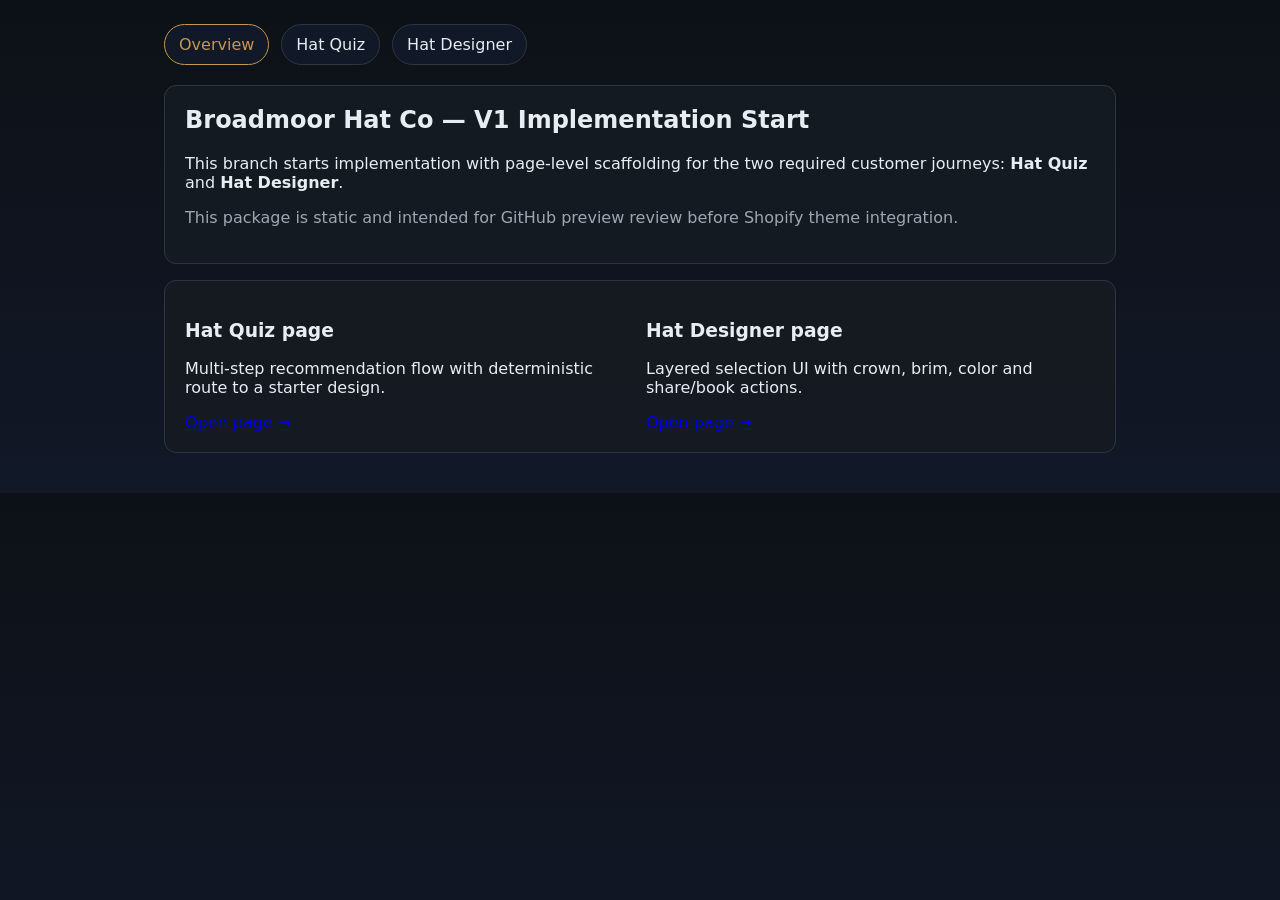
<file: deliverable/v1/index.html>
<!doctype html>
<html lang="en">
<head>
  <meta charset="utf-8" />
  <meta name="viewport" content="width=device-width,initial-scale=1" />
  <title>Broadmoor V1 Deliverable</title>
  <link rel="stylesheet" href="styles.css" />
</head>
<body>
  <div class="container">
    <nav>
      <a href="index.html">Overview</a>
      <a href="hat-quiz.html">Hat Quiz</a>
      <a href="hat-designer.html">Hat Designer</a>
    </nav>

    <section class="card">
      <h1>Broadmoor Hat Co — V1 Implementation Start</h1>
      <p>This branch starts implementation with page-level scaffolding for the two required customer journeys: <strong>Hat Quiz</strong> and <strong>Hat Designer</strong>.</p>
      <p class="muted">This package is static and intended for GitHub preview review before Shopify theme integration.</p>
    </section>

    <section class="card grid">
      <article>
        <h3>Hat Quiz page</h3>
        <p>Multi-step recommendation flow with deterministic route to a starter design.</p>
        <a href="hat-quiz.html">Open page →</a>
      </article>
      <article>
        <h3>Hat Designer page</h3>
        <p>Layered selection UI with crown, brim, color and share/book actions.</p>
        <a href="hat-designer.html">Open page →</a>
      </article>
    </section>
  </div>
  <script src="app.js"></script>
</body>
</html>
</file>
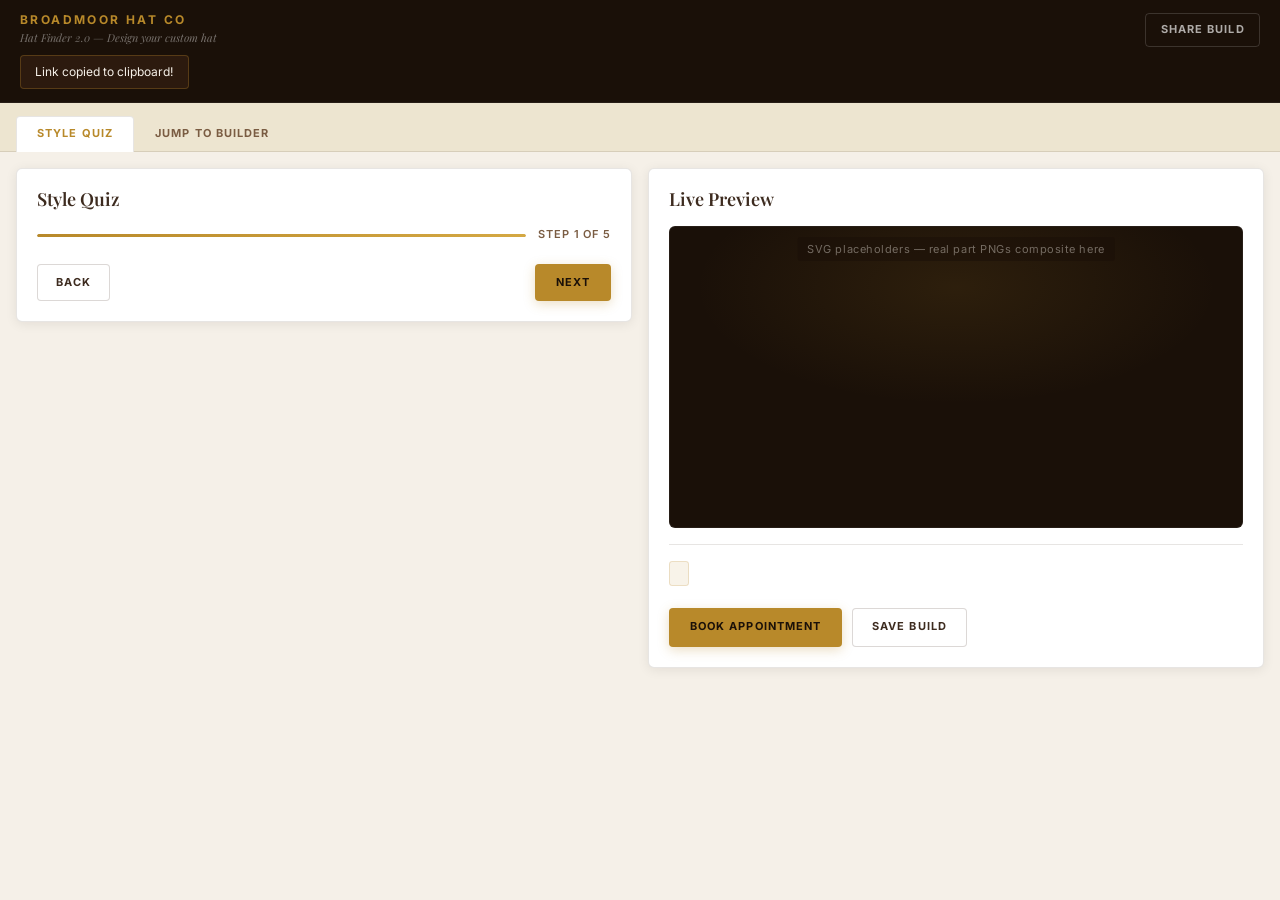
<file: prototype/hat-finder-2.0/index.html>
<!doctype html>
<html lang="en">
  <head>
    <meta charset="UTF-8" />
    <meta name="viewport" content="width=device-width, initial-scale=1.0" />
    <title>Broadmoor Hat Co — Hat Finder 2.0</title>
    <link rel="stylesheet" href="./styles.css" />
  </head>
  <body>
    <header class="topbar">
      <div class="topbar-inner">
        <div class="topbar-brand">
          <h1>Broadmoor Hat Co</h1>
          <p>Hat Finder 2.0 — Design your custom hat</p>
        </div>
        <button id="shareBtn" class="btn-share" type="button">Share Build</button>
      </div>
      <div id="shareToast" class="share-toast" hidden>Link copied to clipboard!</div>
    </header>

    <nav class="mode-tabs" role="tablist">
      <button class="tab active" data-mode="quiz" role="tab" aria-selected="true">Style Quiz</button>
      <button class="tab" data-mode="builder" role="tab" aria-selected="false">Jump to Builder</button>
    </nav>

    <main class="layout">
      <!-- Left panel: quiz or builder controls -->
      <section class="panel" id="leftPanel">

        <!-- QUIZ MODE -->
        <div id="quizSection">
          <h2>Style Quiz</h2>
          <div class="quiz-progress-wrap">
            <div class="quiz-progress-track">
              <div id="quizProgressBar" class="quiz-progress-fill"></div>
            </div>
            <span id="quizProgressLabel" class="quiz-progress-label">Step 1 of 5</span>
          </div>
          <div id="quizStep" class="quiz-step"></div>
          <div class="quiz-actions">
            <button id="prevBtn" type="button" class="btn-outline">Back</button>
            <button id="nextBtn" type="button" class="btn-primary">Next</button>
          </div>
        </div>

        <!-- BUILDER MODE -->
        <div id="builderSection" hidden>
          <h2>Configure Your Hat</h2>
          <form id="builderForm" class="controls" autocomplete="off">
            <label class="control-label">
              Crown Style
              <select id="crownSelect"></select>
            </label>
            <label class="control-label">
              Brim Style
              <select id="brimStyleSelect"></select>
            </label>
            <label class="control-label">
              Brim Edge
              <select id="brimEdgeSelect"></select>
            </label>
            <label class="control-label">
              Band
              <select id="bandSelect"></select>
            </label>
            <label class="control-label">
              Material
              <select id="materialSelect"></select>
            </label>
          </form>

          <div class="color-section">
            <div class="color-section-label">Color</div>
            <div id="colorChips" class="color-chips" role="radiogroup" aria-label="Hat color"></div>
          </div>
        </div>
      </section>

      <!-- Right panel: live preview + result -->
      <section class="panel" id="designerPanel">
        <h2>Live Preview</h2>
        <div class="preview-wrap">
          <div id="assetBadge" class="asset-badge">SVG placeholders — real part PNGs composite here</div>
          <svg
            class="hat-preview"
            viewBox="0 0 420 300"
            role="img"
            aria-label="Hat preview"
            id="hatPreview"
            xmlns="http://www.w3.org/2000/svg"
          >
            <defs id="svgDefs"></defs>
            <g id="layerBrim"></g>
            <g id="layerCrown"></g>
            <g id="layerBand"></g>
          </svg>
        </div>

        <div class="result">
          <div class="build-meta-row">
            <span id="buildCode" class="build-code"></span>
          </div>
          <p id="buildSummary" class="build-summary"></p>
          <div class="build-stats">
            <span id="buildPrice" class="build-price"></span>
            <span id="buildTurnaround" class="build-turnaround"></span>
          </div>
          <div id="compatNote" class="compat-note" hidden></div>
          <div class="cta-row">
            <a href="https://broadmoorhatco.com" target="_blank" rel="noopener" class="btn-cta">Book Appointment</a>
            <button class="btn-secondary" type="button" id="saveBtn">Save Build</button>
          </div>
        </div>
      </section>
    </main>

    <script src="./app.js"></script>
  </body>
</html>
</file>
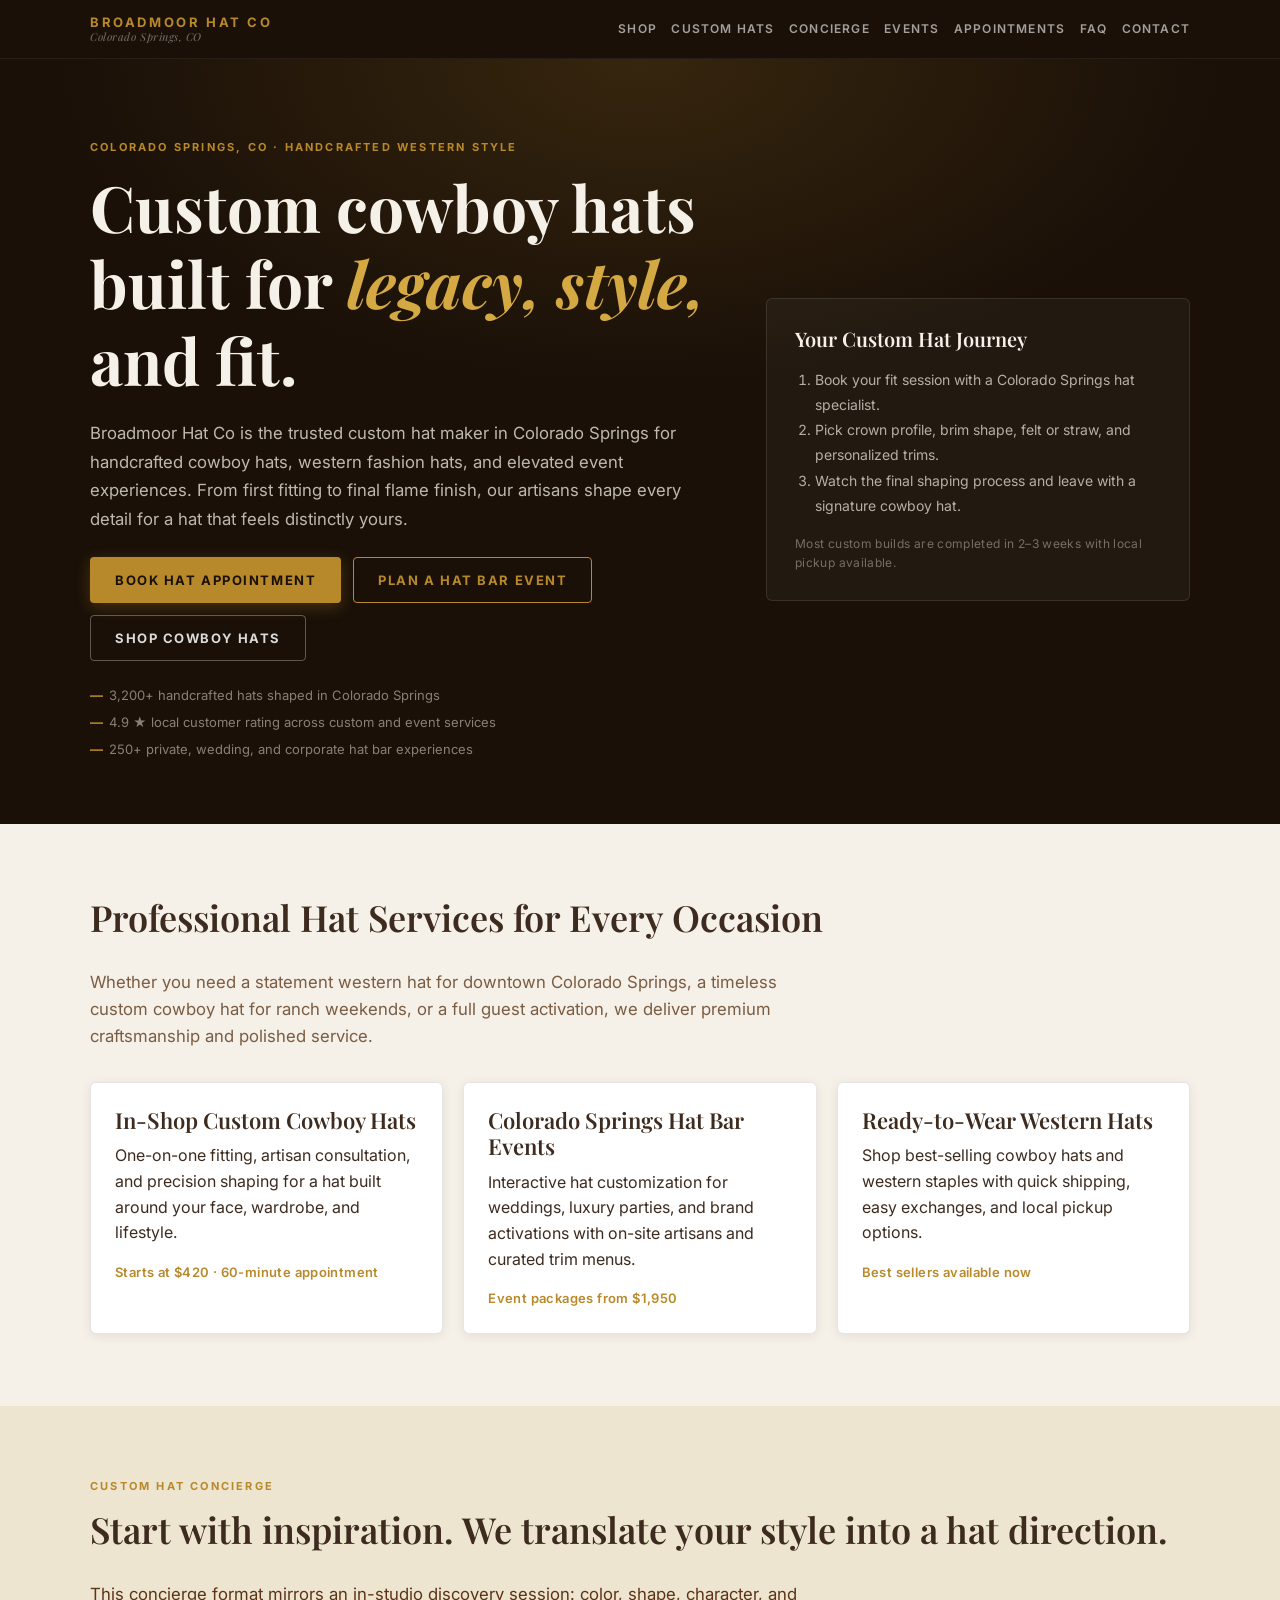
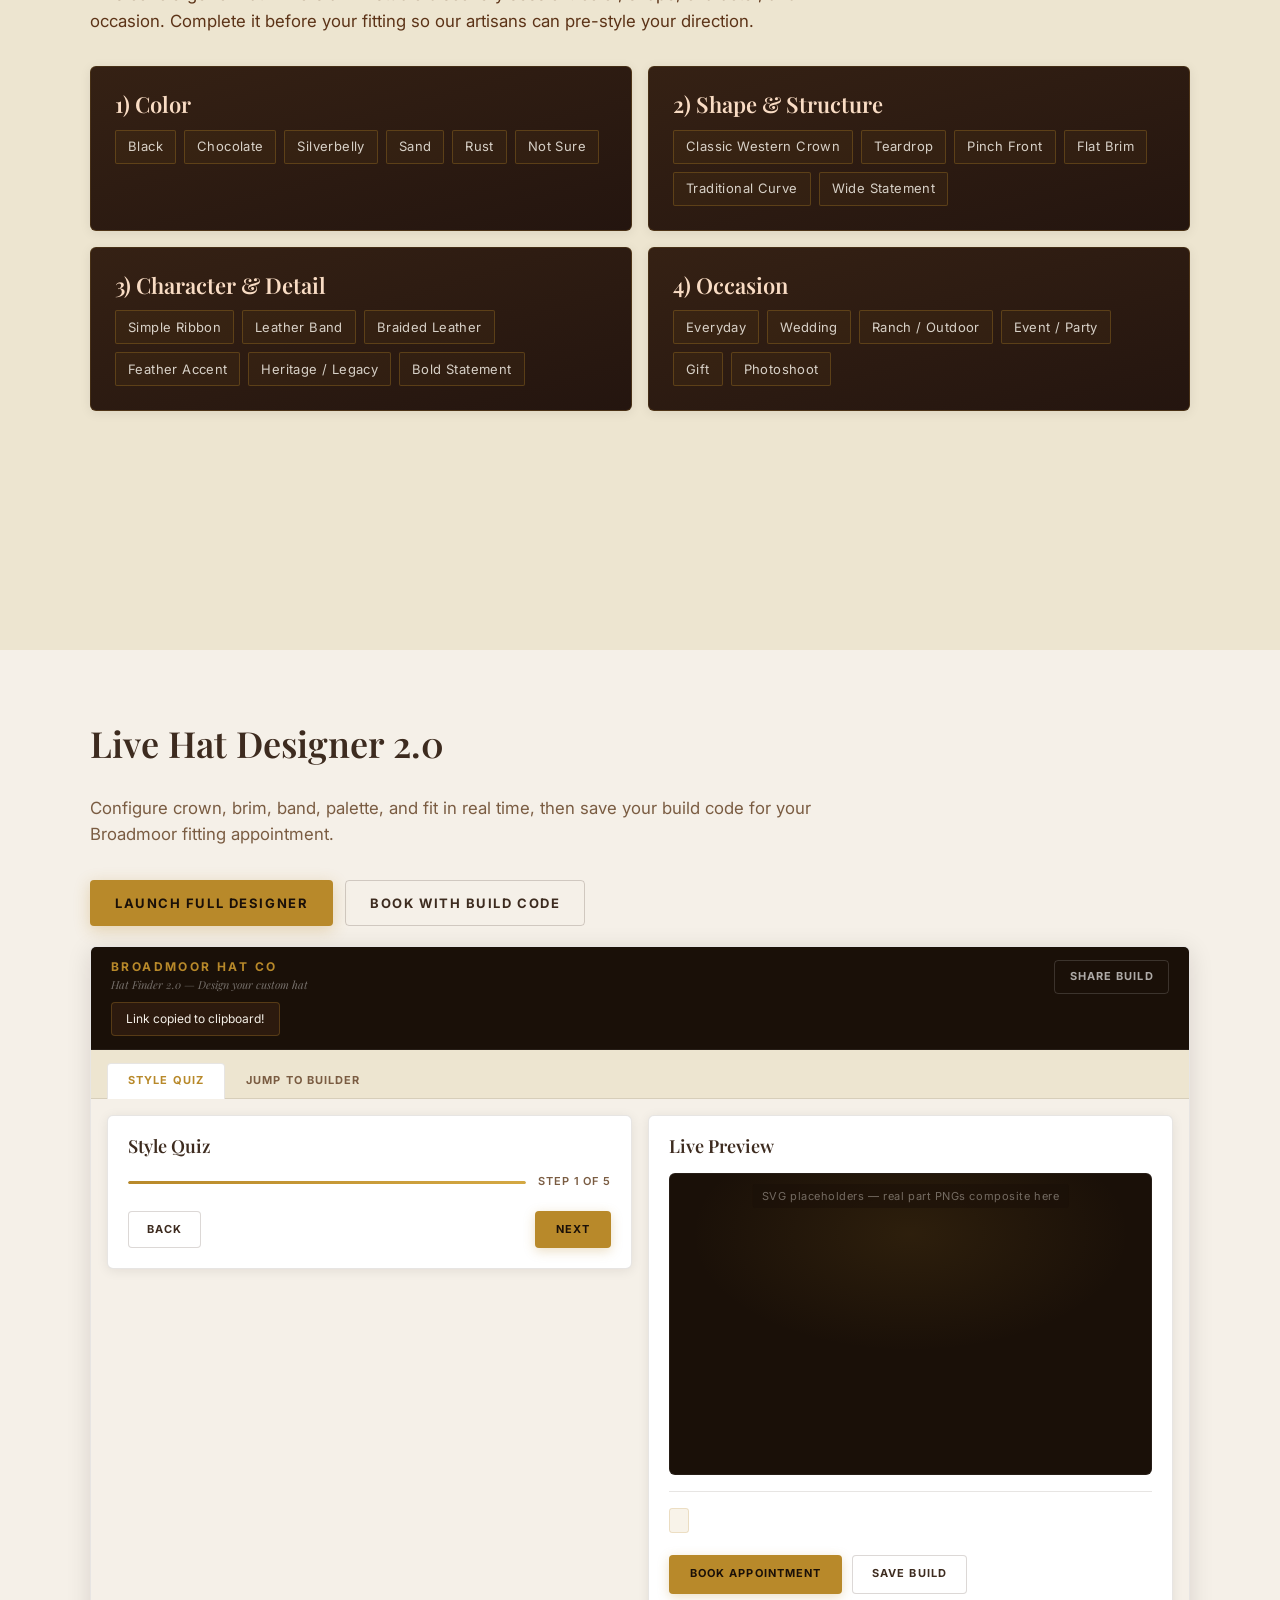
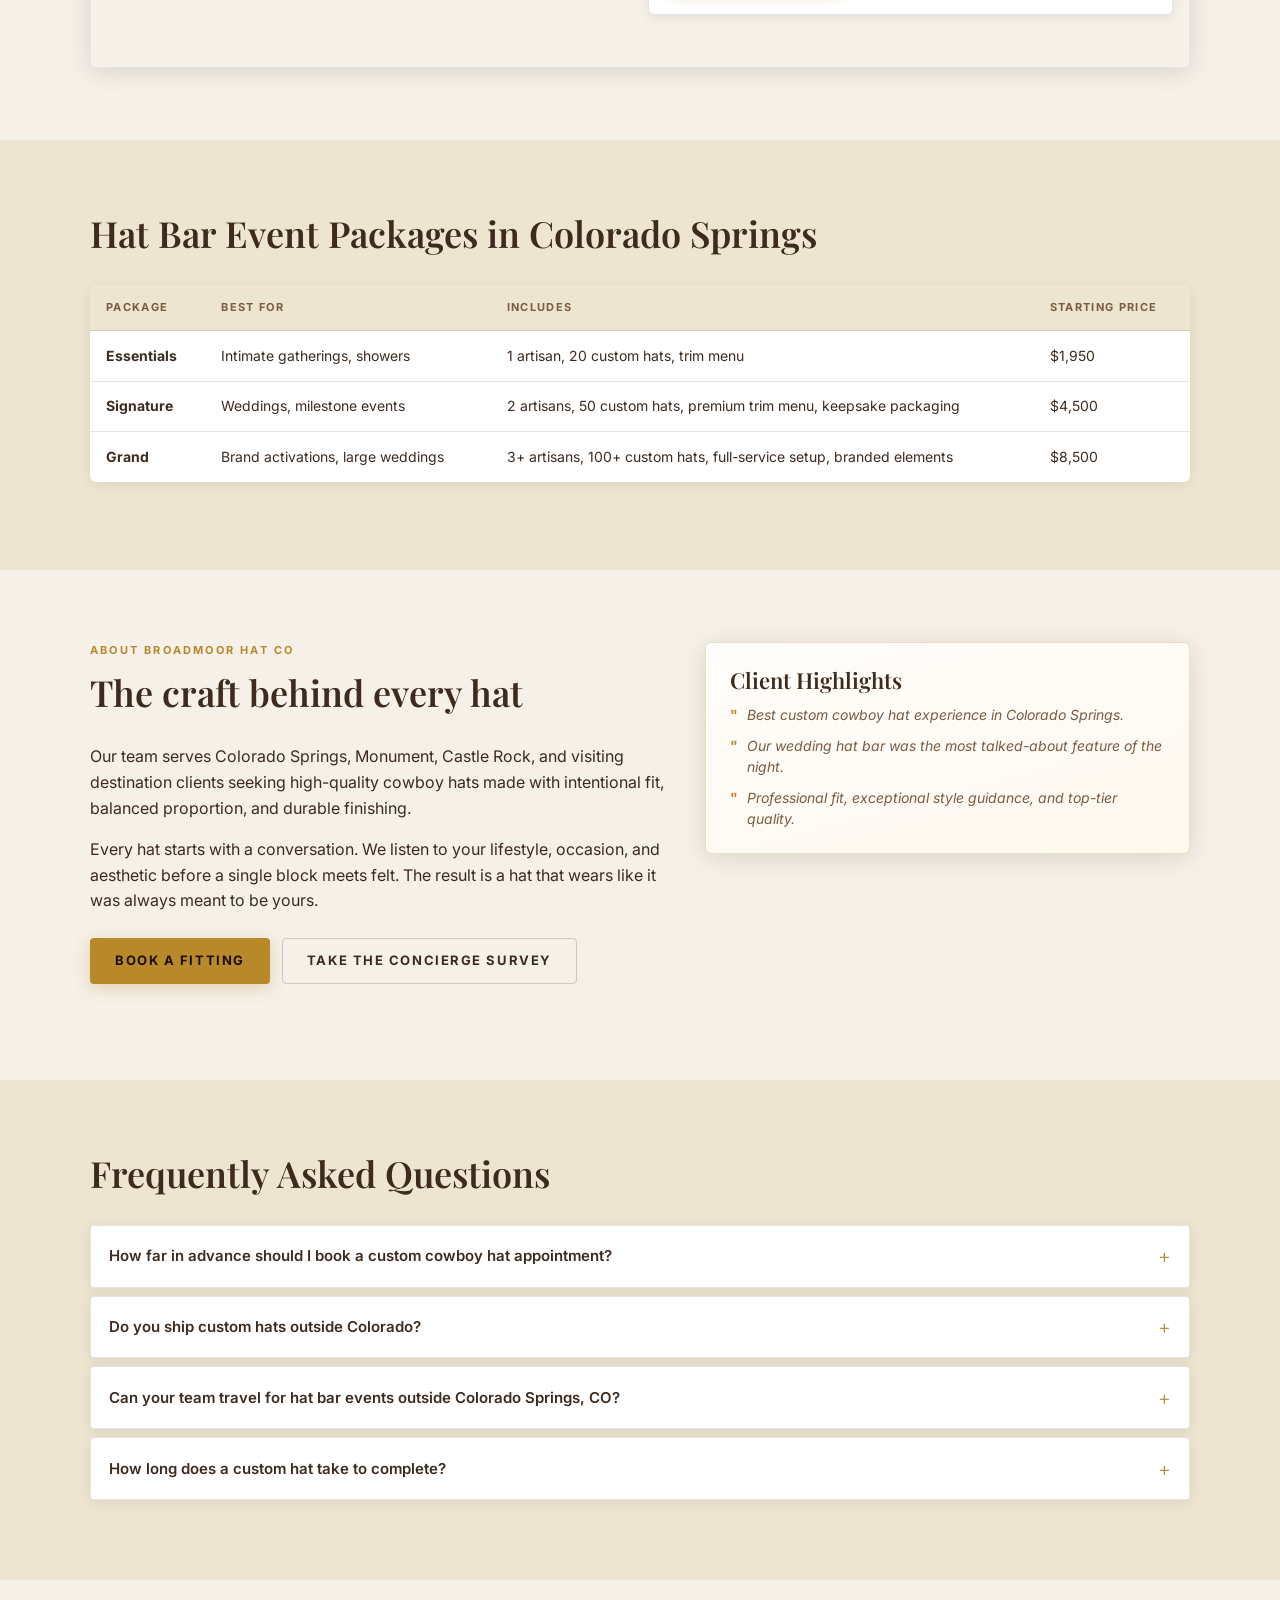
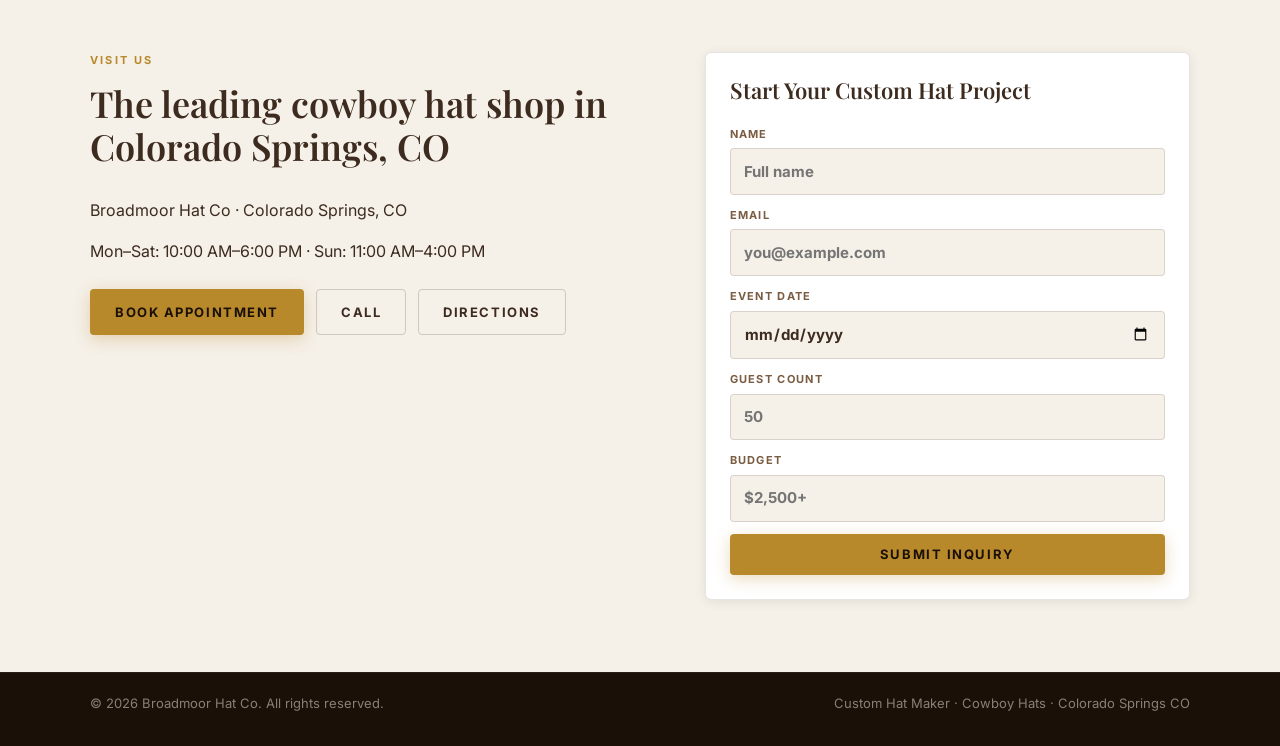
<file: prototype/website-overhaul/index.html>
<!doctype html>
<html lang="en">
  <head>
    <meta charset="UTF-8" />
    <meta name="viewport" content="width=device-width, initial-scale=1.0" />
    <title>Broadmoor Hat Co — Custom Cowboy Hats · Colorado Springs, CO</title>
    <meta name="description" content="Broadmoor Hat Co is Colorado Springs' premier custom hat maker. Handcrafted cowboy hats, western fashion hats, and hat bar events for weddings and private parties." />
    <meta name="keywords" content="custom hat maker Colorado Springs, cowboy hats Colorado Springs CO, western hats Colorado, handcrafted hats, hat bar events" />
    <link rel="stylesheet" href="./styles.css" />
  </head>
  <body>
    <header class="site-header">
      <div class="container header-row">
        <a class="brand" href="#top" aria-label="Broadmoor Hat Co home">
          <span class="brand-name">Broadmoor Hat Co</span>
          <span class="brand-sub">Colorado Springs, CO</span>
        </a>
        <nav aria-label="Primary" class="primary-nav">
          <a href="#shop">Shop</a>
          <a href="#custom">Custom Hats</a>
          <a href="#concierge">Concierge</a>
          <a href="#events">Events</a>
          <a href="#appointments">Appointments</a>
          <a href="#faq">FAQ</a>
          <a href="#contact">Contact</a>
        </nav>
      </div>
    </header>

    <main id="top">

      <!-- ── Hero ──────────────────────────────────────────────── -->
      <section class="hero">
        <div class="container hero-grid">
          <div>
            <span class="eyebrow">Colorado Springs, CO · Handcrafted Western Style</span>
            <h1>Custom cowboy hats built for <em>legacy, style,</em> and fit.</h1>
            <p class="lead">
              Broadmoor Hat Co is the trusted custom hat maker in Colorado Springs for handcrafted cowboy hats,
              western fashion hats, and elevated event experiences. From first fitting to final flame finish, our
              artisans shape every detail for a hat that feels distinctly yours.
            </p>
            <div class="cta-row">
              <a class="btn btn-primary" href="#appointments">Book Hat Appointment</a>
              <a class="btn btn-secondary" href="#events">Plan a Hat Bar Event</a>
              <a class="btn btn-ghost" href="#shop">Shop Cowboy Hats</a>
            </div>
            <ul class="hero-proof">
              <li>3,200+ handcrafted hats shaped in Colorado Springs</li>
              <li>4.9 ★ local customer rating across custom and event services</li>
              <li>250+ private, wedding, and corporate hat bar experiences</li>
            </ul>
          </div>
          <aside class="hero-card">
            <h2>Your Custom Hat Journey</h2>
            <ol>
              <li>Book your fit session with a Colorado Springs hat specialist.</li>
              <li>Pick crown profile, brim shape, felt or straw, and personalized trims.</li>
              <li>Watch the final shaping process and leave with a signature cowboy hat.</li>
            </ol>
            <p class="meta">Most custom builds are completed in 2–3 weeks with local pickup available.</p>
          </aside>
        </div>
      </section>

      <!-- ── Services ──────────────────────────────────────────── -->
      <section class="section" id="custom">
        <div class="container">
          <h2>Professional Hat Services for Every Occasion</h2>
          <p class="section-intro">
            Whether you need a statement western hat for downtown Colorado Springs, a timeless custom cowboy hat for
            ranch weekends, or a full guest activation, we deliver premium craftsmanship and polished service.
          </p>
          <div class="three-up">
            <article class="card">
              <h3>In-Shop Custom Cowboy Hats</h3>
              <p>
                One-on-one fitting, artisan consultation, and precision shaping for a hat built around your face,
                wardrobe, and lifestyle.
              </p>
              <p class="meta">Starts at $420 · 60-minute appointment</p>
            </article>
            <article class="card" id="events">
              <h3>Colorado Springs Hat Bar Events</h3>
              <p>
                Interactive hat customization for weddings, luxury parties, and brand activations with on-site
                artisans and curated trim menus.
              </p>
              <p class="meta">Event packages from $1,950</p>
            </article>
            <article class="card" id="shop">
              <h3>Ready-to-Wear Western Hats</h3>
              <p>
                Shop best-selling cowboy hats and western staples with quick shipping, easy exchanges, and local
                pickup options.
              </p>
              <p class="meta">Best sellers available now</p>
            </article>
          </div>
        </div>
      </section>

      <!-- ── Concierge Survey ───────────────────────────────────── -->
      <section class="section alt" id="concierge">
        <div class="container">
          <span class="eyebrow" style="color: var(--camel);">Custom Hat Concierge</span>
          <h2>Start with inspiration. We translate your style into a hat direction.</h2>
          <p class="section-intro">
            This concierge format mirrors an in-studio discovery session: color, shape, character, and occasion.
            Complete it before your fitting so our artisans can pre-style your direction.
          </p>

          <div class="steps-grid">
            <article class="card dark-card">
              <h3>1) Color</h3>
              <div class="chip-row">
                <span class="chip">Black</span>
                <span class="chip">Chocolate</span>
                <span class="chip">Silverbelly</span>
                <span class="chip">Sand</span>
                <span class="chip">Rust</span>
                <span class="chip">Not Sure</span>
              </div>
            </article>
            <article class="card dark-card">
              <h3>2) Shape &amp; Structure</h3>
              <div class="chip-row">
                <span class="chip">Classic Western Crown</span>
                <span class="chip">Teardrop</span>
                <span class="chip">Pinch Front</span>
                <span class="chip">Flat Brim</span>
                <span class="chip">Traditional Curve</span>
                <span class="chip">Wide Statement</span>
              </div>
            </article>
            <article class="card dark-card">
              <h3>3) Character &amp; Detail</h3>
              <div class="chip-row">
                <span class="chip">Simple Ribbon</span>
                <span class="chip">Leather Band</span>
                <span class="chip">Braided Leather</span>
                <span class="chip">Feather Accent</span>
                <span class="chip">Heritage / Legacy</span>
                <span class="chip">Bold Statement</span>
              </div>
            </article>
            <article class="card dark-card">
              <h3>4) Occasion</h3>
              <div class="chip-row">
                <span class="chip">Everyday</span>
                <span class="chip">Wedding</span>
                <span class="chip">Ranch / Outdoor</span>
                <span class="chip">Event / Party</span>
                <span class="chip">Gift</span>
                <span class="chip">Photoshoot</span>
              </div>
            </article>
          </div>

          <div class="recommendation-card">
            <div>
              <span class="eyebrow" style="color: var(--camel-light);">Your Recommendation</span>
              <h3>The Heritage Classic</h3>
              <p>
                A refined western silhouette with authentic ranch character: classic crown, medium traditional brim,
                leather band, and versatile dark-earth palette.
              </p>
            </div>
            <div class="score">Match 92%</div>
          </div>
        </div>
      </section>

      <!-- ── Hat Designer 2.0 ───────────────────────────────────── -->
      <section class="section" id="designer">
        <div class="container">
          <h2>Live Hat Designer 2.0</h2>
          <p class="section-intro">
            Configure crown, brim, band, palette, and fit in real time, then save your build code for your
            Broadmoor fitting appointment.
          </p>
          <div class="designer-actions">
            <a class="btn btn-primary" href="../hat-finder-2.0/">Launch Full Designer</a>
            <a class="btn btn-ghost-dark" href="#appointments">Book with Build Code</a>
          </div>
          <div class="designer-frame-wrap">
            <iframe
              title="Broadmoor Hat Finder 2.0"
              src="../hat-finder-2.0/"
              loading="lazy"
              class="designer-frame"
            ></iframe>
          </div>
        </div>
      </section>

      <!-- ── Event Packages ─────────────────────────────────────── -->
      <section class="section alt" id="events-pricing">
        <div class="container">
          <h2>Hat Bar Event Packages in Colorado Springs</h2>
          <div class="table-wrap" role="region" aria-label="Event package table">
            <table>
              <thead>
                <tr>
                  <th>Package</th>
                  <th>Best For</th>
                  <th>Includes</th>
                  <th>Starting Price</th>
                </tr>
              </thead>
              <tbody>
                <tr>
                  <td><strong>Essentials</strong></td>
                  <td>Intimate gatherings, showers</td>
                  <td>1 artisan, 20 custom hats, trim menu</td>
                  <td>$1,950</td>
                </tr>
                <tr>
                  <td><strong>Signature</strong></td>
                  <td>Weddings, milestone events</td>
                  <td>2 artisans, 50 custom hats, premium trim menu, keepsake packaging</td>
                  <td>$4,500</td>
                </tr>
                <tr>
                  <td><strong>Grand</strong></td>
                  <td>Brand activations, large weddings</td>
                  <td>3+ artisans, 100+ custom hats, full-service setup, branded elements</td>
                  <td>$8,500</td>
                </tr>
              </tbody>
            </table>
          </div>
        </div>
      </section>

      <!-- ── About / Testimonials ───────────────────────────────── -->
      <section class="section" id="about">
        <div class="container two-col">
          <div>
            <span class="eyebrow" style="color: var(--camel);">About Broadmoor Hat Co</span>
            <h2>The craft behind every hat</h2>
            <p>
              Our team serves Colorado Springs, Monument, Castle Rock, and visiting destination clients seeking
              high-quality cowboy hats made with intentional fit, balanced proportion, and durable finishing.
            </p>
            <p>
              Every hat starts with a conversation. We listen to your lifestyle, occasion, and aesthetic before a
              single block meets felt. The result is a hat that wears like it was always meant to be yours.
            </p>
            <div class="cta-row">
              <a class="btn btn-primary" href="#appointments">Book a Fitting</a>
              <a class="btn btn-ghost-dark" href="#concierge">Take the Concierge Survey</a>
            </div>
          </div>
          <div class="card highlight">
            <h3>Client Highlights</h3>
            <ul class="clean-list">
              <li>Best custom cowboy hat experience in Colorado Springs.</li>
              <li>Our wedding hat bar was the most talked-about feature of the night.</li>
              <li>Professional fit, exceptional style guidance, and top-tier quality.</li>
            </ul>
          </div>
        </div>
      </section>

      <!-- ── FAQ ───────────────────────────────────────────────── -->
      <section class="section alt" id="faq">
        <div class="container">
          <h2>Frequently Asked Questions</h2>
          <details>
            <summary>How far in advance should I book a custom cowboy hat appointment?</summary>
            <p>For best availability in Colorado Springs, we recommend booking 1–2 weeks in advance.</p>
          </details>
          <details>
            <summary>Do you ship custom hats outside Colorado?</summary>
            <p>Yes. We ship nationwide with fit support, care instructions, and secure packaging.</p>
          </details>
          <details>
            <summary>Can your team travel for hat bar events outside Colorado Springs, CO?</summary>
            <p>Absolutely. We offer regional and destination event services with custom package options.</p>
          </details>
          <details>
            <summary>How long does a custom hat take to complete?</summary>
            <p>Most custom builds are completed in 2–3 weeks. Rush options may be available — contact us to discuss your timeline.</p>
          </details>
        </div>
      </section>

      <!-- ── Contact ────────────────────────────────────────────── -->
      <section class="section" id="contact">
        <div class="container two-col">
          <div id="appointments">
            <span class="eyebrow" style="color: var(--camel);">Visit Us</span>
            <h2>The leading cowboy hat shop in Colorado Springs, CO</h2>
            <p>Broadmoor Hat Co · Colorado Springs, CO</p>
            <p>Mon–Sat: 10:00 AM–6:00 PM · Sun: 11:00 AM–4:00 PM</p>
            <div class="cta-row">
              <a class="btn btn-primary" href="#contact">Book Appointment</a>
              <a class="btn btn-ghost-dark" href="tel:+17195550123">Call</a>
              <a class="btn btn-ghost-dark" href="https://maps.google.com" target="_blank" rel="noreferrer">Directions</a>
            </div>
          </div>
          <form class="card form-grid" aria-label="Lead capture form">
            <h3>Start Your Custom Hat Project</h3>
            <label>Name <input type="text" placeholder="Full name" /></label>
            <label>Email <input type="email" placeholder="you@example.com" /></label>
            <label>Event Date <input type="date" /></label>
            <label>Guest Count <input type="number" min="1" placeholder="50" /></label>
            <label>Budget <input type="text" placeholder="$2,500+" /></label>
            <button type="button" class="btn btn-primary">Submit Inquiry</button>
          </form>
        </div>
      </section>

    </main>

    <footer class="site-footer">
      <div class="container footer-row">
        <p>© 2026 Broadmoor Hat Co. All rights reserved.</p>
        <p>Custom Hat Maker · Cowboy Hats · Colorado Springs CO</p>
      </div>
    </footer>

    <div class="mobile-sticky" aria-label="Mobile sticky actions">
      <a href="#appointments">Book</a>
      <a href="tel:+17195550123">Call</a>
      <a href="https://maps.google.com" target="_blank" rel="noreferrer">Directions</a>
    </div>
  </body>
</html>
</file>
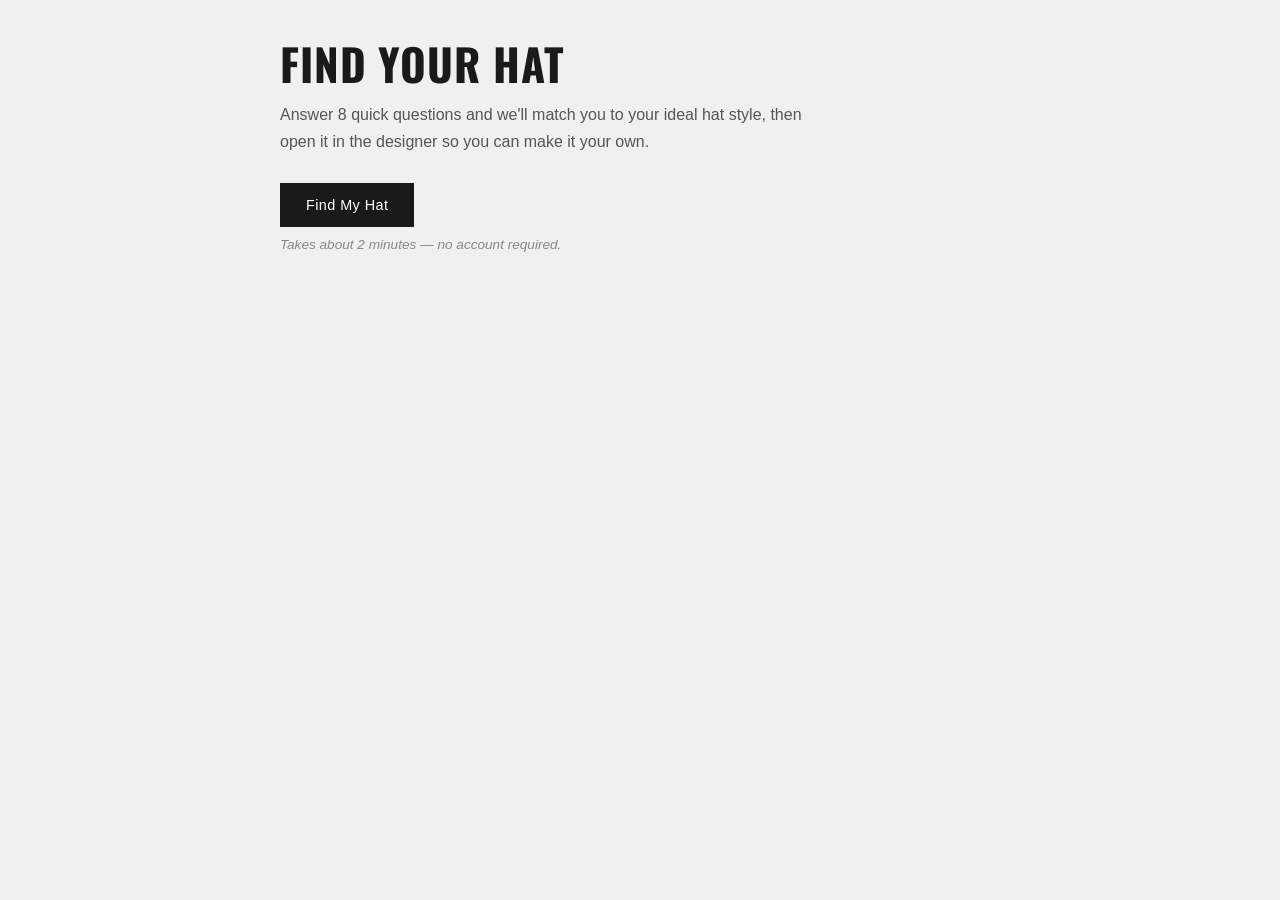
<file: preview/find-your-hat.html>
<!DOCTYPE html>
<html lang="en">
<head>
  <meta charset="UTF-8">
  <meta name="viewport" content="width=device-width, initial-scale=1.0">
  <title>Find Your Hat Preview — Broadmoor Hat Co</title>
  <link rel="preconnect" href="https://fonts.googleapis.com">
  <link rel="preconnect" href="https://fonts.gstatic.com" crossorigin>
  <link href="https://fonts.googleapis.com/css2?family=Oswald:wght@400;600;700&display=swap" rel="stylesheet">
  <style>
:root {
  --bhc-ink:       #1a1a1a;
  --bhc-ink-mid:   #555555;
  --bhc-muted:     #888888;
  --bhc-bg:        #f0f0f0;
  --bhc-surface:   #ffffff;
  --bhc-border:    #e0e0e0;
  --bhc-border-lt: #ebebeb;
  --bhc-accent-lt: #f0f0f0;
}

body { margin: 0; background: var(--bhc-bg); }

.bhc-section {
  max-width: 720px;
  margin: 0 auto;
  padding: 40px 20px 72px;
  color: var(--bhc-ink);
  font-family: -apple-system, BlinkMacSystemFont, 'Segoe UI', Roboto, sans-serif;
}
.bhc-title {
  font-family: 'Oswald', sans-serif;
  font-size: clamp(1.75rem, 4vw, 2.75rem);
  font-weight: 700;
  letter-spacing: 0.02em;
  text-transform: uppercase;
  margin: 0 0 14px;
  line-height: 1.1;
}
.bhc-intro {
  max-width: 62ch;
  line-height: 1.65;
  color: var(--bhc-ink-mid);
  margin: 0 0 28px;
  font-size: 1rem;
}
.bhc-helper {
  font-size: 0.85rem;
  color: var(--bhc-muted);
  margin: 10px 0 0;
  font-style: italic;
}
.bhc-quiz-progress {
  display: flex;
  align-items: center;
  gap: 12px;
  margin: 0 0 22px;
}
.bhc-progress-track {
  flex: 1;
  height: 3px;
  background: var(--bhc-border-lt);
  overflow: hidden;
}
.bhc-progress-fill {
  height: 100%;
  background: var(--bhc-ink);
  transition: width 0.3s ease;
}
.bhc-progress-label {
  font-size: 0.78rem;
  color: var(--bhc-muted);
  white-space: nowrap;
}
.bhc-question-prompt {
  font-family: 'Oswald', sans-serif;
  font-size: 1.15rem;
  font-weight: 600;
  text-transform: uppercase;
  letter-spacing: 0.03em;
  margin: 0 0 16px;
  line-height: 1.3;
}
.bhc-answer-grid { display: grid; gap: 10px; margin: 0 0 8px; }
.bhc-answer {
  text-align: left;
  padding: 13px 16px;
  background: var(--bhc-surface);
  border: 1.5px solid var(--bhc-border);
  border-radius: 0;
  cursor: pointer;
  font: inherit;
  font-size: 0.95rem;
  color: var(--bhc-ink);
  line-height: 1.4;
  transition: border-color 0.15s, background 0.15s;
}
.bhc-answer:hover { border-color: var(--bhc-ink); background: var(--bhc-accent-lt); }
.bhc-result-card {
  background: var(--bhc-surface);
  border: 1px solid var(--bhc-border);
  padding: 28px 24px;
}
.bhc-result-title {
  font-family: 'Oswald', sans-serif;
  font-size: 1.8rem;
  font-weight: 700;
  text-transform: uppercase;
  letter-spacing: 0.02em;
  margin: 0 0 12px;
}
.bhc-result-body {
  line-height: 1.65;
  color: var(--bhc-ink-mid);
  margin: 0 0 24px;
}
.bhc-actions { display: flex; gap: 10px; flex-wrap: wrap; }
.bhc-button {
  display: inline-flex;
  align-items: center;
  justify-content: center;
  min-height: 44px;
  padding: 0 24px;
  border-radius: 0;
  border: 2px solid var(--bhc-ink);
  background: var(--bhc-ink);
  color: #fff;
  font-size: 0.9rem;
  font-family: inherit;
  font-weight: 400;
  text-decoration: none;
  cursor: pointer;
  white-space: nowrap;
  letter-spacing: 0.03em;
  transition: background 0.15s, color 0.15s;
}
.bhc-button:hover { background: transparent; color: var(--bhc-ink); opacity: 1; }
.bhc-button-outline { background: transparent; color: var(--bhc-ink); }
.bhc-button-outline:hover { background: var(--bhc-ink); color: #fff; opacity: 1; }
@media (max-width: 540px) {
  .bhc-section { padding: 24px 16px 52px; }
  .bhc-actions { flex-direction: column; }
  .bhc-button { justify-content: center; }
}
  </style>
</head>
<body>

<div class="bhc-section" data-find-your-hat-root>

  <h1 class="bhc-title">Find Your Hat</h1>
  <p class="bhc-intro">Answer 8 quick questions and we'll match you to your ideal hat style, then open it in the designer so you can make it your own.</p>

  <div data-quiz-start>
    <div class="bhc-actions">
      <button type="button" class="bhc-button" data-start-quiz>Find My Hat</button>
    </div>
    <p class="bhc-helper">Takes about 2 minutes &mdash; no account required.</p>
  </div>

  <div data-quiz-question hidden></div>
  <div data-quiz-result hidden></div>

</div>

<script>
window.BHC_HAT_CONFIG = {
  appointmentUrl:   'https://broadmoorhatco.com/pages/appointments',
  designerPagePath: 'https://htmlpreview.github.io/?https://github.com/homelab-net/Broadmoor-Hat-Co/blob/main/preview/hat-designer.html',
  canvasSize: 1078,
  colors: [
    { id: 'pecan',         label: 'Pecan',         hex: '#7A4B2A', tintHex: '#7a4b2a' },
    { id: 'black',         label: 'Black',         hex: '#101010', tintHex: '#3a3a3a' },
    { id: 'chocolate',     label: 'Chocolate',     hex: '#4B2E22', tintHex: '#5a3020' },
    { id: 'light_charcoal',label: 'Light Charcoal',hex: '#B3B3B3', tintHex: '#b3b3b3' },
    { id: 'white',         label: 'White',         hex: '#FFFFFF', tintHex: null, filterSuffix: 'contrast(0.8) brightness(5)'     }
  ],
  parts: { brim: [], crown: [], band: [] },
  resultKeys: ['western_formal', 'everyday_classic', 'bold_statement', 'rugged_traditional'],
  tieBreakerQuestionOrder: [1, 7, 8],
  results: {
    western_formal: {
      key:   'western_formal',
      title: 'Western Formal',
      body:  'Your answers pointed toward a polished, elevated western style with clean lines and a timeless presence. This result is designed for weddings, formal events, and dress-forward occasions where you want your hat to feel refined, intentional, and classic.',
      build: { color: 'black', crown: 'crown_cattleman', brim: 'brim_george', band: 'band_leather' }
    },
    everyday_classic: {
      key:   'everyday_classic',
      title: 'Everyday Classic',
      body:  'Your answers leaned toward a versatile western style that feels natural in almost any setting. This result is built around balance, wearability, and timeless character, giving you a custom hat that feels easy to wear while still distinctly western.',
      build: { color: 'pecan', crown: 'crown_round_top', brim: 'brim_george', band: 'band_horsehair' }
    },
    bold_statement: {
      key:   'bold_statement',
      title: 'Bold Statement',
      body:  'Your answers showed a preference for individuality, confidence, and a stronger visual presence. This result starts with a more distinctive western profile that stands out in a crowd while still feeling grounded in premium craftsmanship.',
      build: { color: 'light_charcoal', crown: 'crown_gus', brim: 'brim_low', band: 'band_beaded' }
    },
    rugged_traditional: {
      key:   'rugged_traditional',
      title: 'Rugged Traditional',
      body:  'Your answers aligned with a heritage-driven western style rooted in authenticity, grit, and tradition. This result reflects a stronger traditional character with a practical, grounded look inspired by classic western wear.',
      build: { color: 'chocolate', crown: 'crown_wide_cattleman', brim: 'brim_flat', band: 'band_leather' }
    }
  },
  quiz: [
    { id: 1, prompt: 'What are you most likely wearing this hat for?', answers: [
      { id: 'A', text: 'Weddings, formal events, or elevated occasions', result: 'western_formal' },
      { id: 'B', text: 'A little bit of everything',                     result: 'everyday_classic' },
      { id: 'C', text: 'Making a statement and standing out',             result: 'bold_statement' },
      { id: 'D', text: 'Everyday western wear, ranch, or heritage style', result: 'rugged_traditional' }
    ]},
    { id: 2, prompt: 'What kind of first impression do you want your hat to give?', answers: [
      { id: 'A', text: 'Polished and refined',        result: 'western_formal' },
      { id: 'B', text: 'Timeless and easy to wear',   result: 'everyday_classic' },
      { id: 'C', text: 'Confident and unforgettable', result: 'bold_statement' },
      { id: 'D', text: 'Authentic and grounded',      result: 'rugged_traditional' }
    ]},
    { id: 3, prompt: 'Which overall look feels most like you?', answers: [
      { id: 'A', text: 'Clean and elevated',       result: 'western_formal' },
      { id: 'B', text: 'Classic and versatile',    result: 'everyday_classic' },
      { id: 'C', text: 'Bold and fashion-forward', result: 'bold_statement' },
      { id: 'D', text: 'Traditional and rugged',   result: 'rugged_traditional' }
    ]},
    { id: 4, prompt: 'How much attention do you want your hat to draw?', answers: [
      { id: 'A', text: 'Subtle and tasteful',         result: 'western_formal' },
      { id: 'B', text: 'Noticeable, but balanced',    result: 'everyday_classic' },
      { id: 'C', text: 'A strong visual statement',   result: 'bold_statement' },
      { id: 'D', text: 'More functional than flashy', result: 'rugged_traditional' }
    ]},
    { id: 5, prompt: 'What best matches your wardrobe?', answers: [
      { id: 'A', text: 'Dress clothes, tailored looks, and formal westernwear', result: 'western_formal' },
      { id: 'B', text: 'Denim, boots, and everyday staples',                   result: 'everyday_classic' },
      { id: 'C', text: 'Standout outfits and elevated styling',                result: 'bold_statement' },
      { id: 'D', text: 'Workwear, heritage westernwear, and durable basics',   result: 'rugged_traditional' }
    ]},
    { id: 6, prompt: 'Which shape direction appeals to you most?', answers: [
      { id: 'A', text: 'Sleek and refined',      result: 'western_formal' },
      { id: 'B', text: 'Balanced and classic',   result: 'everyday_classic' },
      { id: 'C', text: 'Sharp and striking',     result: 'bold_statement' },
      { id: 'D', text: 'Traditional and sturdy', result: 'rugged_traditional' }
    ]},
    { id: 7, prompt: 'What matters most in your custom hat?', answers: [
      { id: 'A', text: 'Looking elevated for important occasions',                   result: 'western_formal' },
      { id: 'B', text: 'Having one hat that works for almost everything',            result: 'everyday_classic' },
      { id: 'C', text: 'Creating something unique',                                 result: 'bold_statement' },
      { id: 'D', text: 'Wearing something authentic and rooted in western tradition',result: 'rugged_traditional' }
    ]},
    { id: 8, prompt: 'Which outcome sounds best to you?', answers: [
      { id: 'A', text: 'A refined western hat for elevated moments',       result: 'western_formal' },
      { id: 'B', text: 'A go-to western hat I can wear anywhere',          result: 'everyday_classic' },
      { id: 'C', text: 'A standout custom hat with strong personality',    result: 'bold_statement' },
      { id: 'D', text: 'A traditional western hat with grit and character',result: 'rugged_traditional' }
    ]}
  ]
};
</script>

<script>
(function () {
  'use strict';

  const root = document.querySelector('[data-find-your-hat-root]');
  if (!root || !window.BHC_HAT_CONFIG) return;

  const {
    quiz, results, resultKeys,
    tieBreakerQuestionOrder,
    designerPagePath, appointmentUrl
  } = window.BHC_HAT_CONFIG;

  const startWrap    = root.querySelector('[data-quiz-start]');
  const questionWrap = root.querySelector('[data-quiz-question]');
  const resultWrap   = root.querySelector('[data-quiz-result]');
  const startBtn     = root.querySelector('[data-start-quiz]');

  const selections = [];

  startBtn.addEventListener('click', () => {
    startWrap.hidden = true;
    renderQuestion(0);
  });

  function renderQuestion(index) {
    const q   = quiz[index];
    const pct = Math.round((index / quiz.length) * 100);

    questionWrap.hidden   = false;
    questionWrap.innerHTML =
      '<div class="bhc-quiz-progress">' +
        '<div class="bhc-progress-track"><div class="bhc-progress-fill" style="width:' + pct + '%"></div></div>' +
        '<span class="bhc-progress-label">Question ' + (index + 1) + ' of ' + quiz.length + '</span>' +
      '</div>' +
      '<p class="bhc-question-prompt">' + q.prompt + '</p>' +
      '<div class="bhc-answer-grid">' +
        q.answers.map(a =>
          '<button type="button" class="bhc-answer" data-answer-id="' + a.id + '">' + a.id + '. ' + a.text + '</button>'
        ).join('') +
      '</div>';

    questionWrap.querySelectorAll('[data-answer-id]').forEach(btn => {
      btn.addEventListener('click', () => {
        selections[index] = btn.getAttribute('data-answer-id');
        if (index + 1 >= quiz.length) {
          questionWrap.hidden = true;
          renderResult();
        } else {
          renderQuestion(index + 1);
        }
      });
    });
  }

  function resolveWinner() {
    const totals = Object.fromEntries(resultKeys.map(k => [k, 0]));
    selections.forEach((answerId, i) => {
      const answer = quiz[i].answers.find(a => a.id === answerId);
      if (answer) totals[answer.result] += 1;
    });
    const high = Math.max(...Object.values(totals));
    const tied = resultKeys.filter(k => totals[k] === high);
    if (tied.length === 1) return tied[0];
    for (const qNum of tieBreakerQuestionOrder) {
      const answer = quiz[qNum - 1].answers.find(a => a.id === selections[qNum - 1]);
      if (answer && tied.includes(answer.result)) return answer.result;
    }
    return 'everyday_classic';
  }

  function renderResult() {
    const winner = resolveWinner();
    const result = results[winner];
    const build  = result.build;
    const params = new URLSearchParams({
      origin: 'quiz', result: winner,
      color: build.color, brim: build.brim,
      crown: build.crown, band: build.band
    });
    const designerLink = designerPagePath + '#' + params.toString();

    resultWrap.hidden   = false;
    resultWrap.innerHTML =
      '<div class="bhc-result-card">' +
        '<h2 class="bhc-result-title">' + result.title + '</h2>' +
        '<p class="bhc-result-body">' + result.body + '</p>' +
        '<div class="bhc-actions">' +
          '<a class="bhc-button" href="' + designerLink + '">Start My Custom Hat</a>' +
          '<a class="bhc-button bhc-button-outline" href="' + appointmentUrl + '">Book Appointment</a>' +
        '</div>' +
      '</div>';
  }

})();
</script>

</body>
</html>
</file>
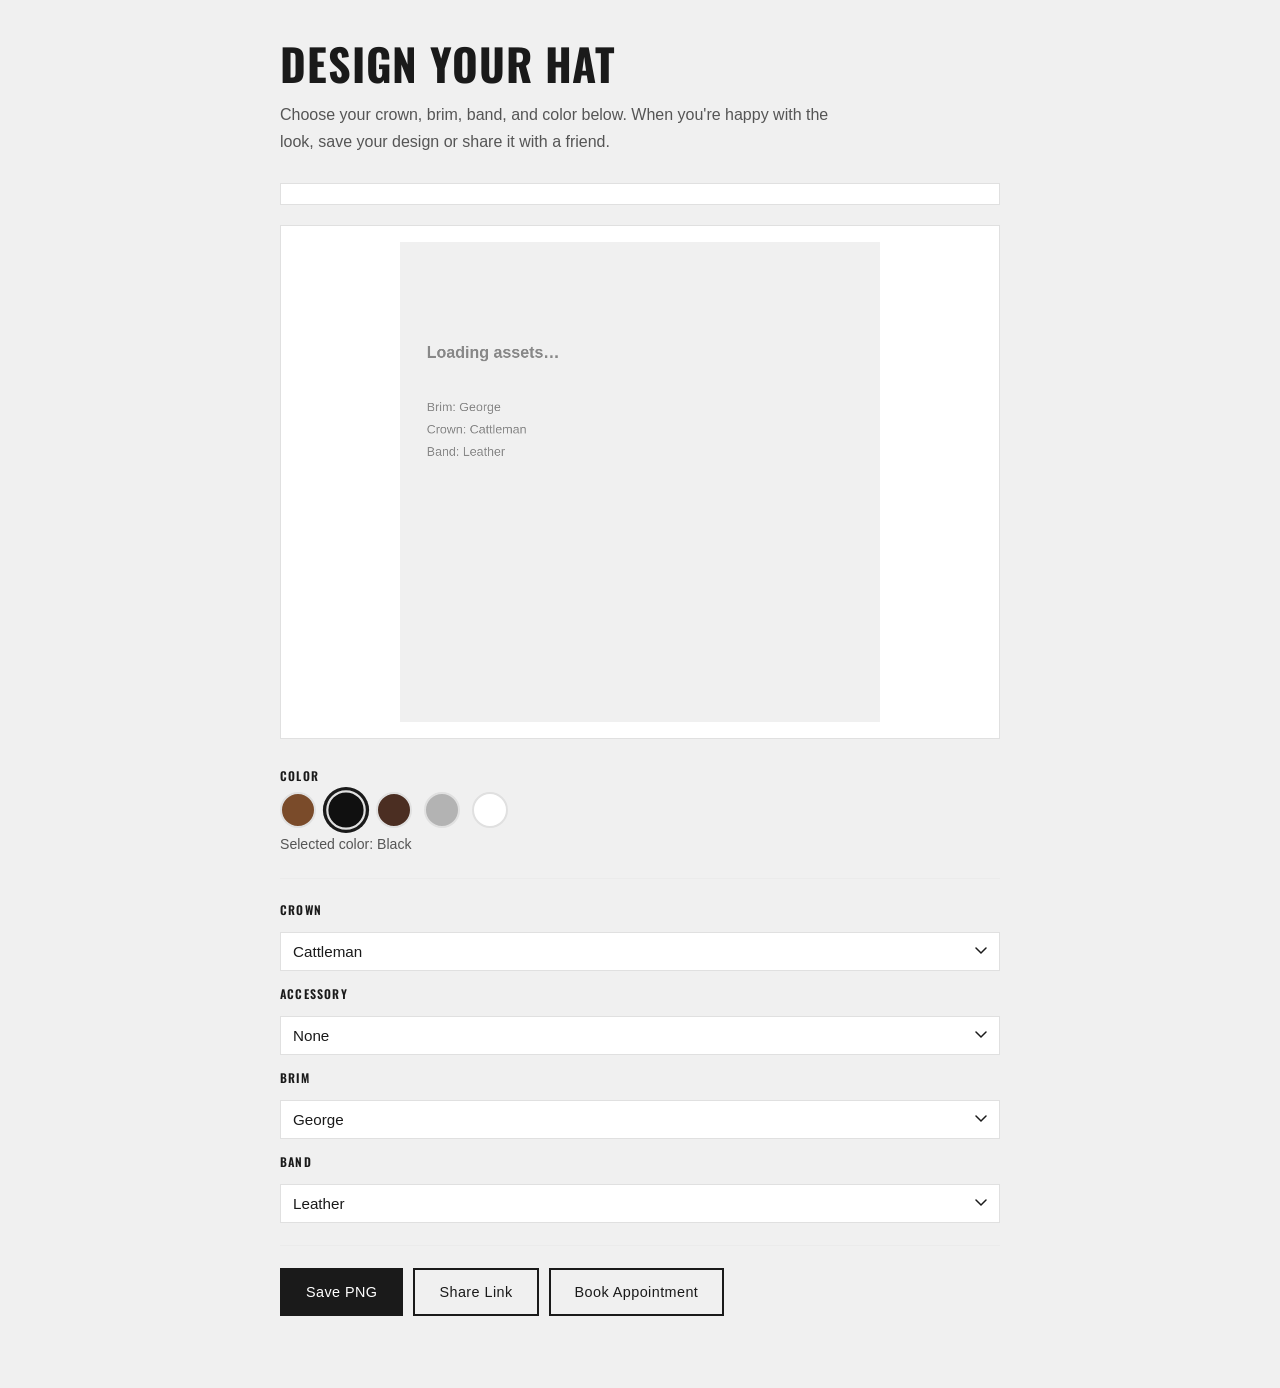
<file: preview/hat-designer.html>
<!DOCTYPE html>
<html lang="en">
<head>
  <meta charset="UTF-8">
  <meta name="viewport" content="width=device-width, initial-scale=1.0">
  <title>Hat Designer Preview — Broadmoor Hat Co</title>
  <link rel="preconnect" href="https://fonts.googleapis.com">
  <link rel="preconnect" href="https://fonts.gstatic.com" crossorigin>
  <link href="https://fonts.googleapis.com/css2?family=Oswald:wght@400;600;700&display=swap" rel="stylesheet">
  <style>
:root {
  --bhc-ink:       #1a1a1a;
  --bhc-ink-mid:   #555555;
  --bhc-muted:     #888888;
  --bhc-bg:        #f0f0f0;
  --bhc-surface:   #ffffff;
  --bhc-border:    #e0e0e0;
  --bhc-border-lt: #ebebeb;
  --bhc-accent-lt: #f0f0f0;
}

body { margin: 0; background: var(--bhc-bg); }

.bhc-section {
  max-width: 720px;
  margin: 0 auto;
  padding: 40px 20px 72px;
  color: var(--bhc-ink);
  font-family: -apple-system, BlinkMacSystemFont, 'Segoe UI', Roboto, sans-serif;
}
.bhc-title {
  font-family: 'Oswald', sans-serif;
  font-size: clamp(1.75rem, 4vw, 2.75rem);
  font-weight: 700;
  letter-spacing: 0.02em;
  text-transform: uppercase;
  margin: 0 0 14px;
  line-height: 1.1;
}
.bhc-intro {
  max-width: 62ch;
  line-height: 1.65;
  color: var(--bhc-ink-mid);
  margin: 0 0 28px;
  font-size: 1rem;
}
.bhc-quiz-origin {
  background: var(--bhc-surface);
  border: 1px solid var(--bhc-border);
  border-radius: 0;
  padding: 10px 16px;
  font-size: 0.88rem;
  color: var(--bhc-ink-mid);
  margin: 0 0 20px;
  display: block;
}
.bhc-preview-wrap {
  background: var(--bhc-surface);
  border: 1px solid var(--bhc-border);
  padding: 16px;
  margin: 0 0 28px;
  display: flex;
  justify-content: center;
  align-items: center;
  min-height: 240px;
}
#bhc-hat-preview {
  width: 100%;
  max-width: 480px;
  height: auto;
  display: block;
}
.bhc-controls { display: grid; gap: 22px; }
.bhc-control-label {
  font-family: 'Oswald', sans-serif;
  font-size: 0.75rem;
  font-weight: 600;
  letter-spacing: 0.1em;
  text-transform: uppercase;
  color: var(--bhc-ink);
  margin: 0 0 8px;
  display: block;
}
.bhc-color-row {
  display: flex;
  gap: 12px;
  flex-wrap: wrap;
  margin: 0 0 8px;
}
.bhc-color-dot {
  width: 36px;
  height: 36px;
  border-radius: 50%;
  border: 2px solid var(--bhc-border);
  cursor: pointer;
  padding: 0;
  transition: transform 0.15s, box-shadow 0.15s;
}
.bhc-color-dot:hover { transform: scale(1.1); }
.bhc-color-dot.is-active {
  box-shadow: 0 0 0 3px var(--bhc-ink);
  transform: scale(1.1);
}
.bhc-selected-color {
  font-size: 0.88rem;
  color: var(--bhc-ink-mid);
  margin: 0;
  min-height: 1.4em;
}
.bhc-select-group { display: grid; gap: 14px; }
.bhc-select-group label { display: flex; flex-direction: column; gap: 6px; }
.bhc-select-group select {
  font-size: 0.95rem;
  font-family: inherit;
  padding: 10px 36px 10px 12px;
  border: 1.5px solid var(--bhc-border);
  border-radius: 0;
  background: var(--bhc-surface);
  background-image: url("data:image/svg+xml,%3Csvg xmlns='http://www.w3.org/2000/svg' width='12' height='8' viewBox='0 0 12 8'%3E%3Cpath d='M1 1l5 5 5-5' stroke='%231a1a1a' stroke-width='1.5' fill='none' stroke-linecap='round'/%3E%3C/svg%3E");
  background-repeat: no-repeat;
  background-position: right 12px center;
  color: var(--bhc-ink);
  width: 100%;
  appearance: none;
  -webkit-appearance: none;
  cursor: pointer;
}
.bhc-select-group select:focus { outline: 2px solid var(--bhc-ink); outline-offset: 2px; }
.bhc-divider { border: none; border-top: 1px solid var(--bhc-border-lt); margin: 0; }
.bhc-actions { display: flex; gap: 10px; flex-wrap: wrap; }
.bhc-button {
  display: inline-flex;
  align-items: center;
  justify-content: center;
  min-height: 44px;
  padding: 0 24px;
  border-radius: 0;
  border: 2px solid var(--bhc-ink);
  background: var(--bhc-ink);
  color: #fff;
  font-size: 0.9rem;
  font-family: inherit;
  font-weight: 400;
  text-decoration: none;
  cursor: pointer;
  white-space: nowrap;
  letter-spacing: 0.03em;
  transition: background 0.15s, color 0.15s;
}
.bhc-button:hover { background: transparent; color: var(--bhc-ink); opacity: 1; }
.bhc-button-outline { background: transparent; color: var(--bhc-ink); }
.bhc-button-outline:hover { background: var(--bhc-ink); color: #fff; opacity: 1; }
@media (max-width: 540px) {
  .bhc-section { padding: 24px 16px 52px; }
  .bhc-actions { flex-direction: column; }
  .bhc-button { justify-content: center; }
}
  </style>
</head>
<body>

<div class="bhc-section"
     data-hat-designer-root
     data-asset-base="https://raw.githubusercontent.com/homelab-net/Broadmoor-Hat-Co/main/prototype/hat-finder-2.0/assets/">

  <h1 class="bhc-title">Design Your Hat</h1>
  <p class="bhc-intro">Choose your crown, brim, band, and color below. When you're happy with the look, save your design or share it with a friend.</p>

  <span data-quiz-origin-message hidden class="bhc-quiz-origin"></span>

  <div class="bhc-preview-wrap">
    <canvas id="bhc-hat-preview" width="1078" height="1078"></canvas>
  </div>

  <div class="bhc-controls">

    <div>
      <span class="bhc-control-label">Color</span>
      <div class="bhc-color-row" data-color-options></div>
      <p class="bhc-selected-color" data-selected-color></p>
    </div>

    <hr class="bhc-divider">

    <div class="bhc-select-group">
      <label>
        <span class="bhc-control-label">Crown</span>
        <select data-part-select="crown"></select>
      </label>
      <label>
        <span class="bhc-control-label">Accessory</span>
        <select data-part-select="accessory"></select>
      </label>
      <label>
        <span class="bhc-control-label">Brim</span>
        <select data-part-select="brim"></select>
      </label>
      <label>
        <span class="bhc-control-label">Band</span>
        <select data-part-select="band"></select>
      </label>
    </div>

    <hr class="bhc-divider">

    <div class="bhc-actions">
      <button type="button" class="bhc-button" data-save-png>Save PNG</button>
      <button type="button" class="bhc-button bhc-button-outline" data-copy-share>Share Link</button>
      <a class="bhc-button bhc-button-outline" data-book-appointment href="https://broadmoorhatco.com/pages/appointments">Book Appointment</a>
    </div>

  </div>
</div>

<script>
window.BHC_HAT_CONFIG = {
  appointmentUrl:   'https://broadmoorhatco.com/pages/appointments',
  designerPagePath: '/pages/hat-designer',
  canvasSize: 1078,
  colors: [
    { id: 'pecan',         label: 'Pecan',         hex: '#7A4B2A', tintHex: '#7a4b2a' },
    { id: 'black',         label: 'Black',         hex: '#101010', tintHex: '#3a3a3a' },
    { id: 'chocolate',     label: 'Chocolate',     hex: '#4B2E22', tintHex: '#5a3020' },
    { id: 'light_charcoal',label: 'Light Charcoal',hex: '#B3B3B3', tintHex: '#b3b3b3' },
    { id: 'white',         label: 'White',         hex: '#FFFFFF', tintHex: null, filterSuffix: 'contrast(0.8) brightness(5)'     }
  ],
  parts: {
    brim: [
      { id: 'brim_george',         label: 'George',         asset: 'brim_george_wide.png',    category: 'brim' },
      { id: 'brim_george_pointed', label: 'George Pointed', asset: 'brim_george_pointed.png', category: 'brim' },
      { id: 'brim_low',            label: 'Low',            asset: 'brim_low.png',            category: 'brim' },
      { id: 'brim_flat',           label: 'Flat',           asset: 'brim_flat.png',           category: 'brim' },
      { id: 'brim_rolled',         label: 'Rolled',         asset: 'brim_rolled.png',         category: 'brim' },
      { id: 'brim_pointed',        label: 'Pointed',        asset: 'brim_pointed.png',        category: 'brim' },
      { id: 'brim_halftaco',       label: 'Half Taco',      asset: 'crown_halftaco.png',      category: 'brim', edgeBlur: 1.5 }
    ],
    crown: [
      { id: 'crown_cattleman',      label: 'Cattleman',      asset: 'crown_wide_cattleman.png', category: 'crown' },
      { id: 'crown_round_top',      label: 'Round Top',      asset: 'crown_round.png',          category: 'crown' },
      { id: 'crown_gus',            label: 'Gus',            asset: 'crown_gus.png',            category: 'crown' },
      { id: 'crown_open',           label: 'Open',           asset: 'crown_open.png',           category: 'crown', edgeBlur: 1.5 },
      { id: 'crown_brick',          label: 'Brick',          asset: 'crown_brick.png',          category: 'crown' },
      { id: 'crown_clint',          label: 'Clint',          asset: 'crown_clint.png',          category: 'crown' },
      { id: 'crown_square',         label: 'Square Top',     asset: 'crown_square.png',         category: 'crown' },
      { id: 'crown_puncher',        label: 'Puncher',        asset: 'crown_puncher.png',        category: 'crown' }
    ],
    band: [
      { id: 'band_leather',          label: 'Leather',         asset: 'band_leather.png',          category: 'band' },
      { id: 'band_horsehair',        label: 'Horsehair',       asset: 'band_horsehair.png',        category: 'band' },
      { id: 'band_beaded',           label: 'Beaded',          asset: 'band_bead.png',             category: 'band' },
      { id: 'band_horsehair_silver', label: 'Silver Horsehair',asset: 'band_horsehair_silver.png', category: 'band' },
      { id: 'band_blue',             label: 'Blue Ribbon',     asset: 'band_blue.png',             category: 'band', edgeBlur: 1.5 },
      { id: 'band_pink',             label: 'Pink Ribbon',     asset: 'band_pink.png',             category: 'band', edgeBlur: 1.5 }
    ],
    accessory: [
      { id: 'accessory_none',      label: 'None',       asset: null,                          category: 'accessory' },
      { id: 'accessory_brimbrand', label: 'Brim Brand', asset: 'accessory_brimbrand.png',     category: 'accessory' },
      { id: 'accessory_cross',     label: 'Cross',      asset: 'accessory_cross.png',         category: 'accessory' },
      { id: 'accessory_crownband', label: 'Crown Band', asset: 'accessory_crownband.png',     category: 'accessory' },
      { id: 'accessory_feather',   label: 'Feather',    asset: 'accessory_feather.png',       category: 'accessory' },
      { id: 'accessory_flowers',   label: 'Flowers',    asset: 'accessory_flowers.png',       category: 'accessory' },
      { id: 'accessory_pin',       label: 'Pin',        asset: 'accessory_pin.png',           category: 'accessory' },
      { id: 'accessory_shotgun',   label: 'Shotgun',    asset: 'accessory_shotgun.png',       category: 'accessory' }
    ]
  },
  resultKeys: ['western_formal', 'everyday_classic', 'bold_statement', 'rugged_traditional'],
  tieBreakerQuestionOrder: [1, 7, 8],
  results: {
    western_formal:     { key: 'western_formal',     title: 'Western Formal',     body: '', build: { color: 'black',         crown: 'crown_cattleman',      brim: 'brim_george', band: 'band_leather',   accessory: 'accessory_none' } },
    everyday_classic:   { key: 'everyday_classic',   title: 'Everyday Classic',   body: '', build: { color: 'pecan',         crown: 'crown_round_top',      brim: 'brim_george', band: 'band_horsehair', accessory: 'accessory_none' } },
    bold_statement:     { key: 'bold_statement',     title: 'Bold Statement',     body: '', build: { color: 'light_charcoal', crown: 'crown_gus',           brim: 'brim_low',    band: 'band_beaded',   accessory: 'accessory_none' } },
    rugged_traditional: { key: 'rugged_traditional', title: 'Rugged Traditional', body: '', build: { color: 'chocolate',     crown: 'crown_wide_cattleman', brim: 'brim_flat',   band: 'band_leather',  accessory: 'accessory_none' } }
  },
  quiz: []
};
</script>

<script>
(function () {
  'use strict';

  const root = document.querySelector('[data-hat-designer-root]');
  if (!root || !window.BHC_HAT_CONFIG) return;

  const { colors, parts, results, appointmentUrl } = window.BHC_HAT_CONFIG;

  const rawBase   = root.dataset.assetBase || '';
  const assetBase = rawBase.endsWith('/') ? rawBase : rawBase + '/';

  const canvas = root.querySelector('#bhc-hat-preview');
  const ctx    = canvas.getContext('2d');
  const W      = canvas.width;
  const H      = canvas.height;

  const cache = {};

  function loadImage(asset) {
    if (!asset) return Promise.resolve(null);
    if (cache[asset] instanceof HTMLImageElement) return Promise.resolve(cache[asset]);
    if (cache[asset] instanceof Promise)          return cache[asset];
    cache[asset] = new Promise(resolve => {
      const img = new Image();
      img.crossOrigin = 'anonymous';
      img.onload  = () => { cache[asset] = img; resolve(img); };
      img.onerror = () => resolve(null);
      img.src = assetBase + asset;
    });
    return cache[asset];
  }

  function preloadAll() {
    [...parts.brim, ...parts.crown, ...parts.accessory, ...parts.band]
      .filter(p => p.asset)
      .forEach(p => loadImage(p.asset));
  }

  const state = resolveInitialState();

  function resolveInitialState() {
    let p = new URLSearchParams(window.location.search);
    if (!p.get('origin') && window.location.hash) {
      p = new URLSearchParams(window.location.hash.slice(1));
    }
    const origin    = p.get('origin');
    const resultKey = p.get('result');
    const def       = results.western_formal.build;

    if (origin === 'quiz' && resultKey && results[resultKey]) {
      const base = results[resultKey].build;
      return {
        brim:      p.get('brim')      || base.brim,
        crown:     p.get('crown')     || base.crown,
        band:      p.get('band')      || base.band,
        accessory: p.get('accessory') || base.accessory || 'accessory_none',
        color:     p.get('color')     || base.color,
        origin: 'quiz', result: resultKey
      };
    }
    if (p.get('brim')) {
      return {
        brim:      p.get('brim')      || def.brim,
        crown:     p.get('crown')     || def.crown,
        band:      p.get('band')      || def.band,
        accessory: p.get('accessory') || def.accessory || 'accessory_none',
        color:     p.get('color')     || def.color,
        origin: 'direct', result: resultKey || 'western_formal'
      };
    }
    return { ...def, accessory: def.accessory || 'accessory_none', origin: 'direct', result: 'western_formal' };
  }

  preloadAll();

  const bookLink = root.querySelector('[data-book-appointment]');
  if (bookLink) bookLink.href = appointmentUrl;

  mountSelect('brim',      parts.brim);
  mountSelect('crown',     parts.crown);
  mountSelect('accessory', parts.accessory);
  mountSelect('band',      parts.band);
  mountColors();
  syncUiFromState();
  setupQuizOriginMessage();
  setupActions();
  renderPreview();

  function setupQuizOriginMessage() {
    const msg = root.querySelector('[data-quiz-origin-message]');
    if (!msg) return;
    if (state.origin === 'quiz' && results[state.result]) {
      msg.hidden = false;
      msg.textContent = 'Loaded from your Find Your Hat result: ' + results[state.result].title;
    }
  }

  function mountSelect(kind, options) {
    const sel = root.querySelector('[data-part-select="' + kind + '"]');
    if (!sel) return;
    sel.innerHTML = options.map(o => '<option value="' + o.id + '">' + o.label + '</option>').join('');
    sel.value = state[kind];
    sel.addEventListener('change', () => {
      state[kind] = sel.value;
      renderPreview();
      updateShareUrl();
    });
  }

  function mountColors() {
    const row = root.querySelector('[data-color-options]');
    if (!row) return;
    row.innerHTML = colors.map(c =>
      '<button class="bhc-color-dot" data-color-id="' + c.id + '" title="' + c.label + '" style="background:' + c.hex + '" aria-label="' + c.label + '"></button>'
    ).join('');
    row.querySelectorAll('[data-color-id]').forEach(btn => {
      btn.addEventListener('click', () => {
        state.color = btn.dataset.colorId;
        syncUiFromState();
        renderPreview();
        updateShareUrl();
      });
    });
  }

  function syncUiFromState() {
    ['brim', 'crown', 'accessory', 'band'].forEach(k => {
      const sel = root.querySelector('[data-part-select="' + k + '"]');
      if (sel) sel.value = state[k];
    });
    const row  = root.querySelector('[data-color-options]');
    const text = root.querySelector('[data-selected-color]');
    if (row) {
      row.querySelectorAll('[data-color-id]').forEach(btn => {
        btn.classList.toggle('is-active', btn.dataset.colorId === state.color);
      });
    }
    if (text) {
      const c = colors.find(x => x.id === state.color);
      text.textContent = 'Selected color: ' + (c ? c.label : state.color);
    }
  }

  function renderPreview() {
    const colorObj  = colors.find(c => c.id === state.color) || colors[0];
    const brimPart  = parts.brim.find(p => p.id === state.brim)   || parts.brim[0];
    const crownPart = parts.crown.find(p => p.id === state.crown) || parts.crown[0];
    const bandPart  = parts.band.find(p => p.id === state.band)   || parts.band[0];

    const accessoryPart = parts.accessory.find(p => p.id === state.accessory) || parts.accessory[0];

    Promise.all([
      loadImage(brimPart.asset),
      loadImage(crownPart.asset),
      loadImage(accessoryPart.asset),
      loadImage(bandPart.asset)
    ]).then(([brimImg, crownImg, accessoryImg, bandImg]) => {
      // Composite all hat layers onto a single offscreen canvas so the
      // drop-shadow is cast by the whole hat shape, not each layer separately.
      const comp  = document.createElement('canvas');
      comp.width  = W; comp.height = H;
      const cc    = comp.getContext('2d');
      // Layer order: brim → crown → accessory → band
      if (brimImg)      drawTinted(cc, brimImg,  colorObj, brimPart);
      if (crownImg)     drawTinted(cc, crownImg, colorObj, crownPart);
      // Accessory: no colour filtering, drawn raw aligned to top-left
      if (accessoryImg) cc.drawImage(accessoryImg, 0, 0, W, H);
      if (bandImg) {
        if (bandPart.edgeBlur) { cc.filter = 'blur(' + bandPart.edgeBlur + 'px)'; }
        cc.drawImage(bandImg, 0, 0, W, H);
        cc.filter = 'none';
      }

      // Background: linear gradient light top-left → dark bottom-right
      ctx.clearRect(0, 0, W, H);
      const grad = ctx.createLinearGradient(0, 0, W, H);
      grad.addColorStop(0, '#e4e4e4');
      grad.addColorStop(1, '#b8b8b8');
      ctx.fillStyle = grad;
      ctx.fillRect(0, 0, W, H);

      // Drop shadow offset bottom-right = light source at top-left
      ctx.shadowColor    = 'rgba(0,0,0,0.32)';
      ctx.shadowBlur     = 38;
      ctx.shadowOffsetX  = 18;
      ctx.shadowOffsetY  = 22;
      ctx.drawImage(comp, 0, 0);
      ctx.shadowColor    = 'transparent';
      ctx.shadowBlur     = 0;
      ctx.shadowOffsetX  = 0;
      ctx.shadowOffsetY  = 0;

      if (!brimImg && !crownImg && !bandImg) drawPlaceholder(brimPart, crownPart, bandPart);
    });
  }

  function drawTinted(targetCtx, img, colorObj, partConfig) {
    const off  = document.createElement('canvas');
    off.width  = W; off.height = H;
    const oc   = off.getContext('2d');

    const blurPrefix = (partConfig && partConfig.edgeBlur) ? 'blur(' + partConfig.edgeBlur + 'px) ' : '';
    oc.filter = blurPrefix + 'grayscale(1)' + (colorObj.filterSuffix ? ' ' + colorObj.filterSuffix : '');
    oc.drawImage(img, 0, 0, W, H);
    oc.filter = 'none';

    if (colorObj.tintHex) {
      oc.globalCompositeOperation = 'multiply';
      oc.fillStyle = colorObj.tintHex;
      oc.fillRect(0, 0, W, H);
      oc.globalCompositeOperation = 'destination-in';
      oc.drawImage(img, 0, 0, W, H);
    }

    targetCtx.globalCompositeOperation = 'source-over';
    targetCtx.drawImage(off, 0, 0);
  }

  function drawPlaceholder(brimPart, crownPart, bandPart) {
    ctx.fillStyle = '#f0f0f0';
    ctx.fillRect(0, 0, W, H);
    ctx.fillStyle = '#888';
    ctx.font = 'bold 36px sans-serif';
    ctx.fillText('Loading assets\u2026', 60, 260);
    ctx.font = '28px sans-serif';
    ctx.fillText('Brim: '  + brimPart.label,  60, 380);
    ctx.fillText('Crown: ' + crownPart.label, 60, 430);
    ctx.fillText('Band: '  + bandPart.label,  60, 480);
  }

  function exportPng() {
    const exp  = document.createElement('canvas');
    exp.width  = 1078; exp.height = 1078;
    const ectx = exp.getContext('2d');
    ectx.fillStyle = '#f5f2ee';
    ectx.fillRect(0, 0, 1078, 1078);
    ectx.drawImage(canvas, 0, 0);
    const brand = 'BROADMOOR HAT CO';
    ectx.font = 'bold 22px Georgia, serif';
    const tw  = ectx.measureText(brand).width;
    const pad = 16;
    const bx  = 1078 - tw - pad * 2 - 12;
    const by  = 1078 - 56;
    ectx.fillStyle = 'rgba(43, 26, 18, 0.75)';
    ectx.fillRect(bx, by, tw + pad * 2, 38);
    ectx.fillStyle = '#ffffff';
    ectx.fillText(brand, bx + pad, by + 26);
    const a = document.createElement('a');
    a.download = 'custom_hat.png';
    a.href     = exp.toDataURL('image/png');
    a.click();
  }

  function setupActions() {
    const copyBtn = root.querySelector('[data-copy-share]');
    const pngBtn  = root.querySelector('[data-save-png]');
    if (copyBtn) {
      copyBtn.addEventListener('click', async () => {
        const url = window.location.origin + window.location.pathname + '?' + encodeState();
        try {
          await navigator.clipboard.writeText(url);
          const orig = copyBtn.textContent;
          copyBtn.textContent = 'Link Copied!';
          setTimeout(() => { copyBtn.textContent = orig; }, 2200);
        } catch (_) { window.prompt('Copy this link:', url); }
      });
    }
    if (pngBtn) pngBtn.addEventListener('click', exportPng);
  }

  function encodeState() {
    return new URLSearchParams({
      origin:    state.origin, result:    state.result,
      color:     state.color,  brim:      state.brim,
      crown:     state.crown,  accessory: state.accessory,
      band:      state.band
    }).toString();
  }
  function updateShareUrl() {
    history.replaceState({}, '', window.location.pathname + '?' + encodeState());
  }

})();
</script>

</body>
</html>
</file>
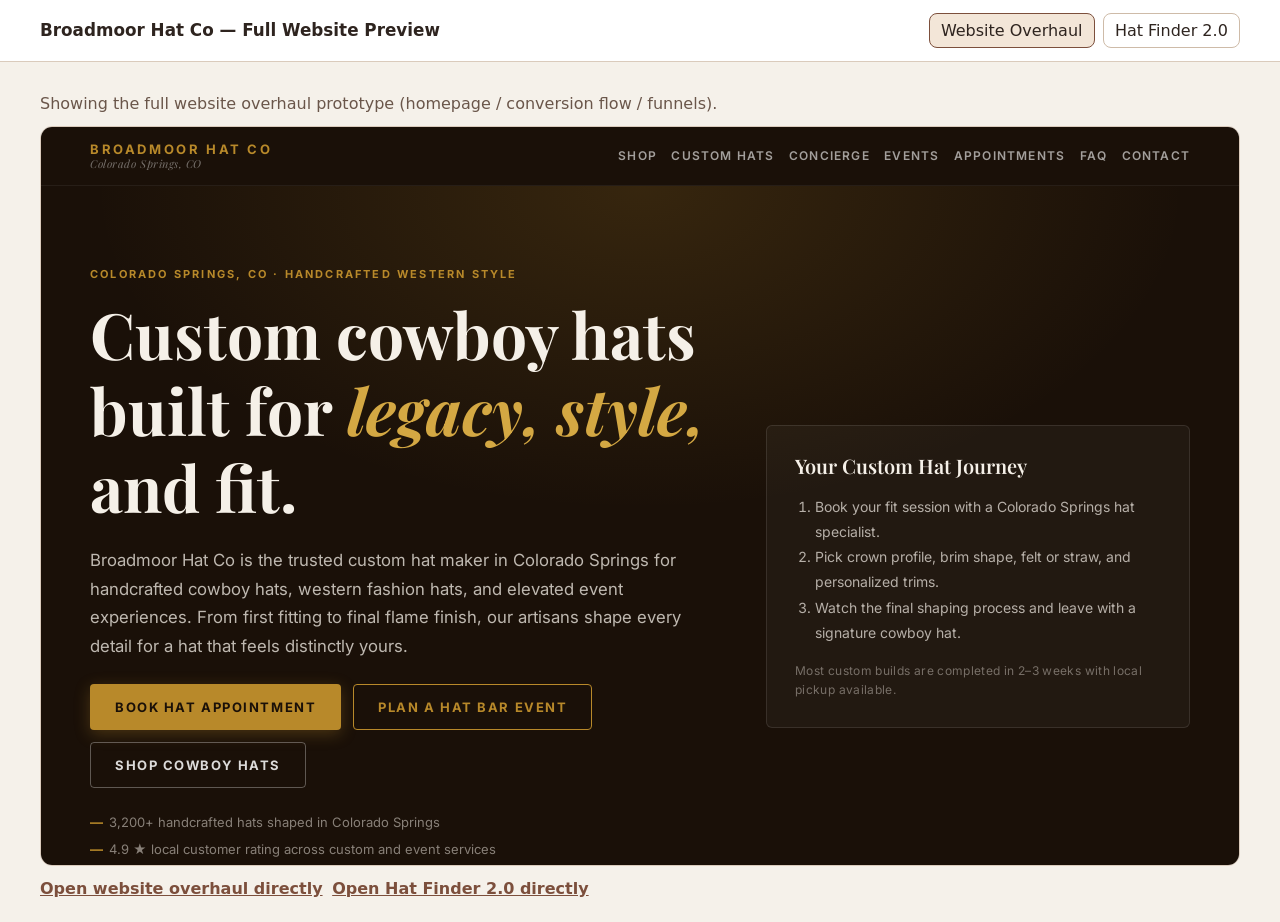
<file: prototype/full-website-preview.html>
<!doctype html>
<html lang="en">
  <head>
    <meta charset="UTF-8" />
    <meta name="viewport" content="width=device-width, initial-scale=1.0" />
    <title>Broadmoor Hat Co — Full Website Preview</title>
    <style>
      :root {
        --bg: #f5f1ea;
        --ink: #2e241f;
        --muted: #6a564a;
        --border: #dacbbc;
        --brand: #7c4f3c;
      }
      * { box-sizing: border-box; }
      body {
        margin: 0;
        font-family: Inter, system-ui, -apple-system, sans-serif;
        background: var(--bg);
        color: var(--ink);
      }
      header {
        position: sticky;
        top: 0;
        background: #fff;
        border-bottom: 1px solid var(--border);
        z-index: 10;
      }
      .wrap {
        width: min(1200px, 94vw);
        margin: 0 auto;
      }
      .header-row {
        display: flex;
        gap: 0.75rem;
        justify-content: space-between;
        align-items: center;
        padding: 0.8rem 0;
      }
      .header-row h1 {
        margin: 0;
        font-size: 1.05rem;
      }
      nav {
        display: flex;
        gap: 0.5rem;
        flex-wrap: wrap;
      }
      nav button {
        border: 1px solid #cebba8;
        background: #fff;
        color: var(--ink);
        border-radius: 8px;
        padding: 0.45rem 0.7rem;
        font: inherit;
        cursor: pointer;
      }
      nav button.active {
        border-color: var(--brand);
        background: #f3e6d8;
      }
      main { padding: 1rem 0 1.5rem; }
      .intro {
        margin-bottom: 0.8rem;
        color: var(--muted);
      }
      .panel {
        border: 1px solid var(--border);
        border-radius: 12px;
        background: #fff;
        overflow: hidden;
      }
      iframe {
        width: 100%;
        min-height: 82vh;
        border: 0;
        display: block;
      }
      .link-row {
        margin-top: 0.8rem;
        display: flex;
        flex-wrap: wrap;
        gap: 0.6rem;
      }
      .link-row a {
        color: var(--brand);
        font-weight: 600;
      }
      @media (max-width: 760px) {
        iframe { min-height: 76vh; }
      }
    </style>
  </head>
  <body>
    <header>
      <div class="wrap header-row">
        <h1>Broadmoor Hat Co — Full Website Preview</h1>
        <nav aria-label="Preview selectors">
          <button data-target="./website-overhaul/index.html" class="active">Website Overhaul</button>
          <button data-target="./hat-finder-2.0/index.html">Hat Finder 2.0</button>
        </nav>
      </div>
    </header>

    <main class="wrap">
      <p id="introText" class="intro">
        Showing the full website overhaul prototype (homepage / conversion flow / funnels).
      </p>

      <section class="panel" aria-label="Website preview panel">
        <iframe id="previewFrame" src="./website-overhaul/index.html" title="Broadmoor website preview"></iframe>
      </section>

      <div class="link-row">
        <a href="./website-overhaul/index.html">Open website overhaul directly</a>
        <a href="./hat-finder-2.0/index.html">Open Hat Finder 2.0 directly</a>
      </div>
    </main>

    <script>
      const buttons = document.querySelectorAll('nav button');
      const frame = document.getElementById('previewFrame');
      const intro = document.getElementById('introText');

      buttons.forEach((button) => {
        button.addEventListener('click', () => {
          buttons.forEach((item) => item.classList.remove('active'));
          button.classList.add('active');

          const target = button.dataset.target;
          frame.src = target;
          intro.textContent = button.textContent.includes('Hat Finder')
            ? 'Showing Hat Finder 2.0 (quiz + designer + recommendations).'
            : 'Showing the full website overhaul prototype (homepage / conversion flow / funnels).';
        });
      });
    </script>
  </body>
</html>
</file>
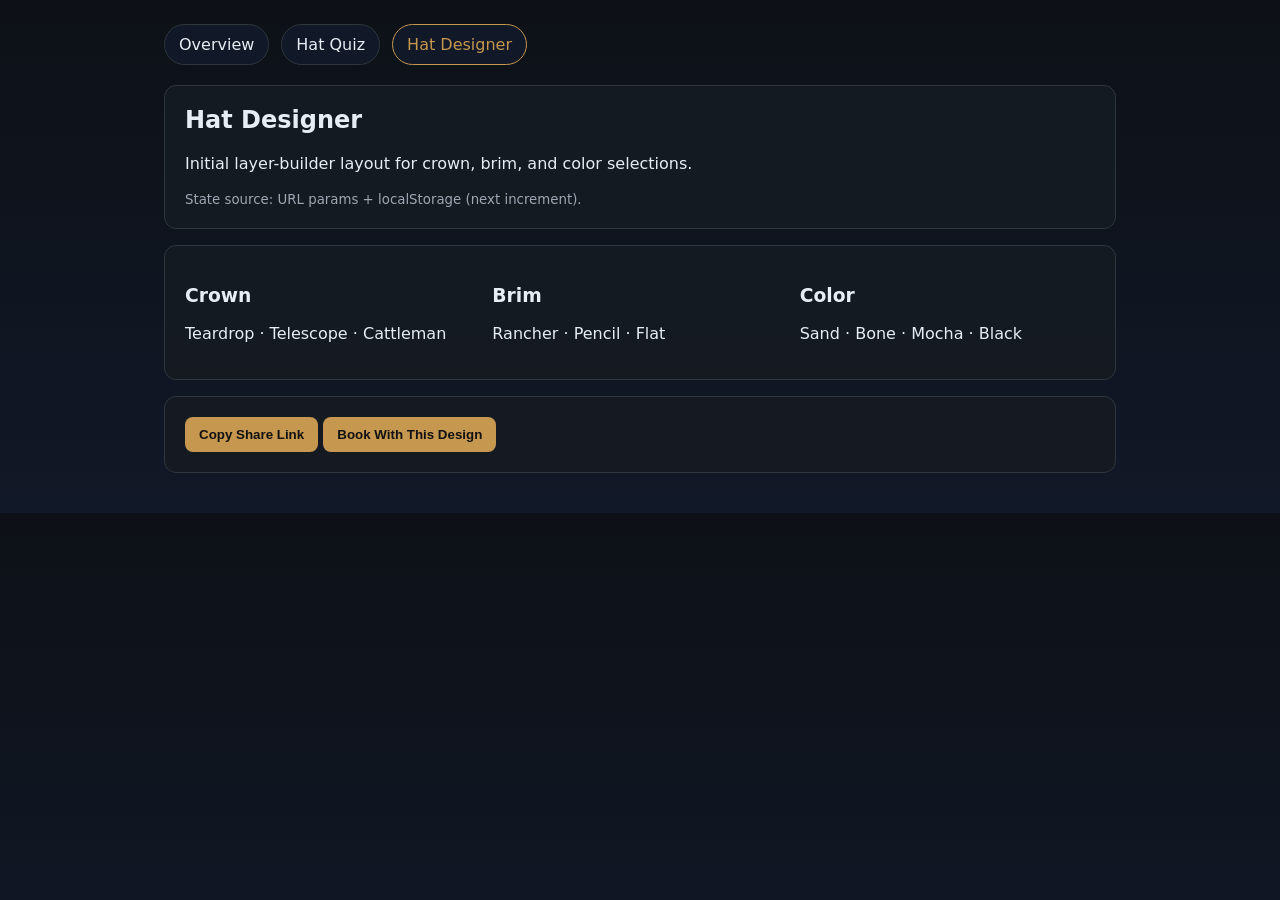
<file: deliverable/v1/hat-designer.html>
<!doctype html>
<html lang="en">
<head>
  <meta charset="utf-8" />
  <meta name="viewport" content="width=device-width,initial-scale=1" />
  <title>Hat Designer — Broadmoor</title>
  <link rel="stylesheet" href="styles.css" />
</head>
<body>
  <div class="container">
    <nav>
      <a href="index.html">Overview</a>
      <a href="hat-quiz.html">Hat Quiz</a>
      <a href="hat-designer.html">Hat Designer</a>
    </nav>

    <section class="card">
      <h1>Hat Designer</h1>
      <p>Initial layer-builder layout for crown, brim, and color selections.</p>
      <small>State source: URL params + localStorage (next increment).</small>
    </section>

    <section class="card grid">
      <article>
        <h3>Crown</h3>
        <p>Teardrop · Telescope · Cattleman</p>
      </article>
      <article>
        <h3>Brim</h3>
        <p>Rancher · Pencil · Flat</p>
      </article>
      <article>
        <h3>Color</h3>
        <p>Sand · Bone · Mocha · Black</p>
      </article>
    </section>

    <section class="card">
      <button id="share-link" type="button">Copy Share Link</button>
      <button type="button">Book With This Design</button>
    </section>
  </div>
  <script src="app.js"></script>
</body>
</html>
</file>
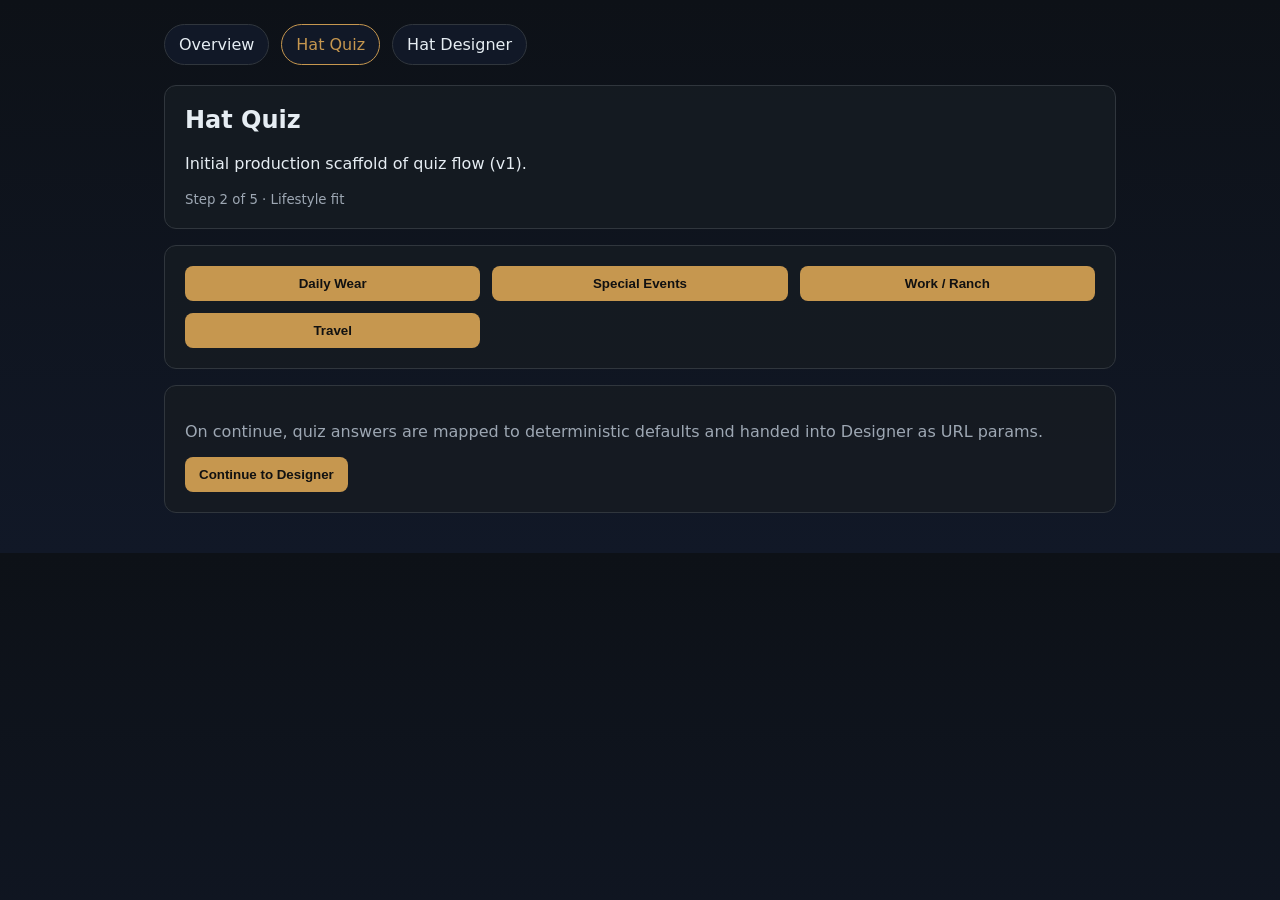
<file: deliverable/v1/hat-quiz.html>
<!doctype html>
<html lang="en">
<head>
  <meta charset="utf-8" />
  <meta name="viewport" content="width=device-width,initial-scale=1" />
  <title>Hat Quiz — Broadmoor</title>
  <link rel="stylesheet" href="styles.css" />
</head>
<body>
  <div class="container">
    <nav>
      <a href="index.html">Overview</a>
      <a href="hat-quiz.html">Hat Quiz</a>
      <a href="hat-designer.html">Hat Designer</a>
    </nav>

    <section class="card">
      <h1>Hat Quiz</h1>
      <p>Initial production scaffold of quiz flow (v1).</p>
      <small>Step 2 of 5 · Lifestyle fit</small>
    </section>

    <section class="card grid">
      <button type="button">Daily Wear</button>
      <button type="button">Special Events</button>
      <button type="button">Work / Ranch</button>
      <button type="button">Travel</button>
    </section>

    <section class="card">
      <p class="muted">On continue, quiz answers are mapped to deterministic defaults and handed into Designer as URL params.</p>
      <button id="quiz-continue" type="button">Continue to Designer</button>
    </section>
  </div>
  <script src="app.js"></script>
</body>
</html>
</file>
<file: deliverable/v1/styles.css>
:root {
  --bg: #0d1117;
  --panel: #161b22;
  --text: #e6edf3;
  --muted: #9da7b3;
  --accent: #c6974f;
  --border: #30363d;
}

* { box-sizing: border-box; }
body {
  margin: 0;
  font-family: Inter, system-ui, -apple-system, Segoe UI, Roboto, sans-serif;
  background: linear-gradient(180deg, #0d1117, #111827);
  color: var(--text);
}

.container {
  max-width: 1000px;
  margin: 0 auto;
  padding: 24px;
}

nav {
  display: flex;
  gap: 12px;
  flex-wrap: wrap;
  margin-bottom: 20px;
}

nav a {
  color: var(--text);
  text-decoration: none;
  padding: 10px 14px;
  border: 1px solid var(--border);
  border-radius: 999px;
  background: #111827;
}

nav a.active {
  border-color: var(--accent);
  color: var(--accent);
}

.card {
  background: rgba(22, 27, 34, 0.9);
  border: 1px solid var(--border);
  border-radius: 12px;
  padding: 20px;
  margin-bottom: 16px;
}

h1 { margin-top: 0; }

.grid {
  display: grid;
  grid-template-columns: repeat(auto-fit, minmax(220px, 1fr));
  gap: 12px;
}

button {
  background: var(--accent);
  color: #111;
  border: 0;
  border-radius: 8px;
  padding: 10px 14px;
  font-weight: 700;
  cursor: pointer;
}

small, .muted { color: var(--muted); }
</file>
<file: prototype/hat-finder-2.0/styles.css>
@import url('https://fonts.googleapis.com/css2?family=Playfair+Display:ital,wght@0,400;0,600;0,700;1,400&family=Inter:wght@300;400;600;700;800&display=swap');

/* ─── Design Tokens ────────────────────────────────────────────── */
:root {
  --dark:         #1A1008;
  --dark-mid:     #2C1A0E;
  --cream:        #F5F0E8;
  --bone:         #EDE5D0;
  --sand:         #D4B896;
  --camel:        #B8892A;
  --camel-light:  #D4A843;
  --camel-soft:   rgba(184,137,42,0.10);
  --ink:          #3D2B1F;
  --ink-light:    #7A5C42;
  --panel:        #fff;
  --border:       rgba(61,43,31,0.12);
  --border-mid:   rgba(61,43,31,0.18);
  --shadow-sm:    0 2px 12px rgba(26,16,8,0.08);
  --shadow-md:    0 4px 24px rgba(26,16,8,0.12);
}

/* ─── Reset ─────────────────────────────────────────────────────── */
*, *::before, *::after { box-sizing: border-box; }

body {
  margin: 0;
  font-family: 'Inter', system-ui, -apple-system, sans-serif;
  font-size: 15px;
  line-height: 1.6;
  background: var(--cream);
  color: var(--ink);
}

h1, h2, h3, h4 {
  font-family: 'Playfair Display', Georgia, serif;
  line-height: 1.2;
  margin-top: 0;
}

/* ─── Topbar ────────────────────────────────────────────────────── */
.topbar {
  background: var(--dark);
  border-bottom: 1px solid rgba(255,255,255,0.06);
  padding: 0.8rem 1.25rem;
  position: sticky;
  top: 0;
  z-index: 10;
}

.topbar-inner {
  display: flex;
  align-items: center;
  justify-content: space-between;
  gap: 1rem;
}

.topbar-brand h1 {
  margin: 0;
  font-family: 'Inter', sans-serif;
  font-size: 12px;
  font-weight: 700;
  letter-spacing: 0.2em;
  text-transform: uppercase;
  color: var(--camel);
}

.topbar-brand p {
  margin: 2px 0 0;
  font-family: 'Playfair Display', serif;
  font-style: italic;
  font-size: 11px;
  color: rgba(255,255,255,0.4);
}

.btn-share {
  font: inherit;
  font-size: 11px;
  font-weight: 700;
  letter-spacing: 0.1em;
  text-transform: uppercase;
  padding: 0.45rem 0.9rem;
  border-radius: 4px;
  border: 1px solid rgba(255,255,255,0.15);
  background: transparent;
  color: rgba(255,255,255,0.65);
  cursor: pointer;
  transition: border-color 0.2s, color 0.2s;
  white-space: nowrap;
}

.btn-share:hover {
  border-color: var(--camel);
  color: var(--camel);
}

.share-toast {
  background: var(--dark-mid);
  color: var(--cream);
  font-size: 12px;
  padding: 0.4rem 0.9rem;
  border-radius: 4px;
  margin-top: 0.5rem;
  display: inline-block;
  border: 1px solid rgba(184,137,42,0.3);
}

/* ─── Mode tabs ─────────────────────────────────────────────────── */
.mode-tabs {
  display: flex;
  gap: 0;
  padding: 0.75rem 1rem 0;
  border-bottom: 1px solid var(--border);
  background: var(--bone);
}

.tab {
  font: inherit;
  font-size: 11px;
  font-weight: 700;
  letter-spacing: 0.1em;
  text-transform: uppercase;
  padding: 0.55rem 1.25rem;
  border: 1px solid transparent;
  border-bottom: none;
  border-radius: 4px 4px 0 0;
  background: transparent;
  color: var(--ink-light);
  cursor: pointer;
  position: relative;
  top: 1px;
  transition: color 0.15s;
}

.tab.active {
  background: var(--panel);
  border-color: var(--border);
  color: var(--camel);
}

/* ─── Two-column layout ─────────────────────────────────────────── */
.layout {
  display: grid;
  grid-template-columns: 1fr 1fr;
  gap: 1rem;
  padding: 1rem;
  align-items: start;
}

.panel {
  background: var(--panel);
  border: 1px solid var(--border);
  border-radius: 6px;
  padding: 1.25rem;
  box-shadow: var(--shadow-sm);
}

.panel h2 {
  margin: 0 0 1rem;
  font-size: 18px;
  font-weight: 600;
}

/* ─── Quiz ──────────────────────────────────────────────────────── */
.quiz-progress-wrap {
  display: flex;
  align-items: center;
  gap: 0.75rem;
  margin-bottom: 1.25rem;
}

.quiz-progress-track {
  flex: 1;
  height: 3px;
  background: var(--border);
  border-radius: 2px;
  overflow: hidden;
}

.quiz-progress-fill {
  height: 100%;
  background: linear-gradient(90deg, var(--camel), var(--camel-light));
  border-radius: 2px;
  transition: width 0.4s ease;
}

.quiz-progress-label {
  font-size: 11px;
  font-weight: 600;
  letter-spacing: 0.08em;
  text-transform: uppercase;
  color: var(--ink-light);
  white-space: nowrap;
}

.quiz-step h3 {
  margin: 0 0 0.85rem;
  font-size: 15px;
}

.options { display: grid; gap: 0.4rem; }

.options button {
  border: 1px solid var(--border-mid);
  background: #fff;
  border-radius: 4px;
  padding: 0.65rem 0.9rem;
  text-align: left;
  cursor: pointer;
  font: inherit;
  font-size: 14px;
  color: var(--ink);
  transition: border-color 0.15s, background 0.15s, transform 0.1s;
}

.options button:hover {
  border-color: var(--camel);
  transform: translateY(-1px);
  box-shadow: var(--shadow-sm);
}

.options button.active {
  border-color: var(--camel);
  background: var(--dark);
  color: var(--cream);
  font-weight: 600;
}

.quiz-actions {
  display: flex;
  justify-content: space-between;
  gap: 0.5rem;
  margin-top: 1.1rem;
}

/* ─── Buttons ───────────────────────────────────────────────────── */
.btn-outline {
  font: inherit;
  font-size: 11px;
  font-weight: 700;
  letter-spacing: 0.1em;
  text-transform: uppercase;
  padding: 0.55rem 1.1rem;
  border-radius: 4px;
  border: 1px solid var(--border-mid);
  background: #fff;
  cursor: pointer;
  color: var(--ink);
  transition: border-color 0.15s;
}

.btn-outline:disabled { opacity: 0.3; cursor: default; }
.btn-outline:not(:disabled):hover { border-color: var(--camel); color: var(--camel); }

.btn-primary {
  font: inherit;
  font-size: 11px;
  font-weight: 700;
  letter-spacing: 0.1em;
  text-transform: uppercase;
  padding: 0.55rem 1.3rem;
  border-radius: 4px;
  border: none;
  background: var(--camel);
  color: var(--dark);
  cursor: pointer;
  box-shadow: 0 3px 12px rgba(184,137,42,0.28);
  transition: background 0.15s, box-shadow 0.15s, transform 0.1s;
}

.btn-primary:hover {
  background: var(--camel-light);
  transform: translateY(-1px);
  box-shadow: 0 5px 16px rgba(184,137,42,0.38);
}

/* ─── Builder controls ──────────────────────────────────────────── */
.controls {
  display: grid;
  grid-template-columns: 1fr 1fr;
  gap: 0.65rem;
}

.control-label {
  display: grid;
  gap: 0.3rem;
  font-size: 11px;
  font-weight: 700;
  letter-spacing: 0.1em;
  text-transform: uppercase;
  color: var(--ink-light);
}

select {
  font: inherit;
  font-size: 14px;
  padding: 0.55rem 0.65rem;
  border-radius: 4px;
  border: 1px solid var(--border-mid);
  background: #fff;
  color: var(--ink);
  width: 100%;
  cursor: pointer;
  transition: border-color 0.15s;
}

select:focus-visible {
  outline: none;
  border-color: var(--camel);
  box-shadow: 0 0 0 3px rgba(184,137,42,0.1);
}

/* ─── Color chips ───────────────────────────────────────────────── */
.color-section {
  margin-top: 1.1rem;
  padding-top: 1rem;
  border-top: 1px solid var(--border);
}

.color-section-label {
  font-size: 11px;
  font-weight: 700;
  letter-spacing: 0.1em;
  text-transform: uppercase;
  color: var(--ink-light);
  margin-bottom: 0.65rem;
}

.color-chips {
  display: flex;
  flex-wrap: wrap;
  gap: 0.6rem;
}

.color-chip {
  display: flex;
  flex-direction: column;
  align-items: center;
  gap: 0.35rem;
  cursor: pointer;
  background: none;
  border: none;
  padding: 0;
  font: inherit;
  transition: transform 0.15s;
}

.color-chip:hover { transform: translateY(-2px); }

.chip-swatch {
  width: 40px;
  height: 40px;
  border-radius: 50%;
  border: 2px solid transparent;
  outline: 1.5px solid var(--border-mid);
  outline-offset: 2px;
  transition: outline-color 0.15s, outline-width 0.15s, box-shadow 0.15s;
  box-shadow: var(--shadow-sm);
}

.color-chip.active .chip-swatch {
  outline-color: var(--camel);
  outline-width: 2px;
  box-shadow: 0 0 0 4px rgba(184,137,42,0.15);
}

.chip-label {
  font-size: 11px;
  color: var(--ink-light);
  text-align: center;
  max-width: 52px;
  line-height: 1.2;
}

/* ─── Preview panel ─────────────────────────────────────────────── */
.preview-wrap {
  position: relative;
  background: var(--dark);
  border: 1px solid rgba(255,255,255,0.06);
  border-radius: 6px;
  min-height: 290px;
  display: flex;
  flex-direction: column;
  align-items: center;
  justify-content: center;
  overflow: hidden;
}

.preview-wrap::before {
  content: '';
  position: absolute;
  inset: 0;
  background: radial-gradient(ellipse 70% 60% at 50% 20%, rgba(184,137,42,0.12) 0%, transparent 65%);
  pointer-events: none;
}

.asset-badge {
  position: absolute;
  top: 10px;
  left: 50%;
  transform: translateX(-50%);
  font-size: 11px;
  color: rgba(245,240,232,0.4);
  background: rgba(26,16,8,0.55);
  padding: 0.2rem 0.6rem;
  border-radius: 2px;
  white-space: nowrap;
  pointer-events: none;
  letter-spacing: 0.05em;
}

.asset-badge.has-assets {
  color: rgba(212,168,67,0.85);
  background: rgba(26,16,8,0.55);
}

.hat-preview {
  width: 100%;
  max-width: 420px;
  position: relative;
  z-index: 1;
}

/* ─── Result section ────────────────────────────────────────────── */
.result {
  margin-top: 1rem;
  padding-top: 1rem;
  border-top: 1px solid var(--border);
}

.build-meta-row { margin-bottom: 0.5rem; }

.build-code {
  font-family: 'Inter', monospace;
  font-size: 12px;
  font-weight: 700;
  letter-spacing: 0.08em;
  color: var(--camel);
  background: var(--camel-soft);
  padding: 0.25rem 0.55rem;
  border-radius: 3px;
  border: 1px solid rgba(184,137,42,0.2);
}

.build-summary {
  margin: 0.4rem 0;
  font-size: 14px;
  color: var(--ink-light);
  line-height: 1.5;
}

.build-stats {
  display: flex;
  gap: 1.25rem;
  align-items: baseline;
  margin: 0.5rem 0;
}

.build-price {
  font-size: 1.15rem;
  font-weight: 700;
  font-family: 'Playfair Display', serif;
  color: var(--ink);
}

.build-turnaround {
  font-size: 12px;
  color: var(--ink-light);
}

.compat-note {
  font-size: 13px;
  color: #7A5500;
  background: #FFF8E6;
  border: 1px solid rgba(184,137,42,0.3);
  border-radius: 4px;
  padding: 0.5rem 0.75rem;
  margin: 0.5rem 0;
}

.cta-row {
  display: flex;
  gap: 0.6rem;
  margin-top: 0.9rem;
  flex-wrap: wrap;
}

.btn-cta {
  display: inline-flex;
  align-items: center;
  justify-content: center;
  font: inherit;
  font-size: 11px;
  font-weight: 700;
  letter-spacing: 0.1em;
  text-transform: uppercase;
  padding: 0.6rem 1.3rem;
  border-radius: 4px;
  border: none;
  background: var(--camel);
  color: var(--dark);
  cursor: pointer;
  text-decoration: none;
  box-shadow: 0 3px 12px rgba(184,137,42,0.28);
  transition: background 0.15s, transform 0.1s;
}

.btn-cta:hover {
  background: var(--camel-light);
  transform: translateY(-1px);
}

.btn-secondary {
  font: inherit;
  font-size: 11px;
  font-weight: 700;
  letter-spacing: 0.1em;
  text-transform: uppercase;
  padding: 0.6rem 1.2rem;
  border-radius: 4px;
  border: 1px solid var(--border-mid);
  background: #fff;
  color: var(--ink);
  cursor: pointer;
  transition: border-color 0.15s, color 0.15s;
}

.btn-secondary:hover {
  border-color: var(--camel);
  color: var(--camel);
}

/* ─── Responsive ────────────────────────────────────────────────── */
@media (max-width: 860px) {
  .layout { grid-template-columns: 1fr; }
  .controls { grid-template-columns: 1fr 1fr; }
}

@media (max-width: 480px) {
  .controls { grid-template-columns: 1fr; }
  .topbar-brand p { display: none; }
}
</file>
<file: prototype/website-overhaul/styles.css>
@import url('https://fonts.googleapis.com/css2?family=Playfair+Display:ital,wght@0,400;0,600;0,700;1,400;1,600&family=Inter:wght@300;400;600;700;800&display=swap');

/* ─── Design Tokens ────────────────────────────────────────────── */
:root {
  /* Palette */
  --dark:         #1A1008;
  --dark-mid:     #2C1A0E;
  --dark-surface: #3D2B1F;
  --cream:        #F5F0E8;
  --bone:         #EDE5D0;
  --sand:         #D4B896;
  --camel:        #B8892A;
  --camel-light:  #D4A843;
  --camel-soft:   rgba(184,137,42,0.12);
  --ink:          #3D2B1F;
  --ink-mid:      #5C3317;
  --ink-light:    #7A5C42;
  --border:       rgba(61,43,31,0.12);
  --border-mid:   rgba(61,43,31,0.2);

  /* Shadows */
  --shadow-sm:  0 2px 12px rgba(26,16,8,0.08);
  --shadow-md:  0 4px 24px rgba(26,16,8,0.12);
  --shadow-lg:  0 8px 40px rgba(26,16,8,0.16);
}

/* ─── Reset & Base ──────────────────────────────────────────────── */
*, *::before, *::after { box-sizing: border-box; }

html { scroll-behavior: smooth; }

body {
  margin: 0;
  font-family: 'Inter', system-ui, -apple-system, sans-serif;
  font-size: 16px;
  line-height: 1.6;
  background: var(--cream);
  color: var(--ink);
}

h1, h2, h3, h4 {
  font-family: 'Playfair Display', Georgia, serif;
  line-height: 1.2;
  margin-top: 0;
}

h1 { font-size: clamp(38px, 6vw, 64px); font-weight: 700; }
h2 { font-size: clamp(26px, 3.5vw, 36px); font-weight: 600; }
h3 { font-size: clamp(18px, 2vw, 22px); font-weight: 600; }

p { margin-top: 0; }

a { color: inherit; text-decoration: none; }

/* ─── Layout ────────────────────────────────────────────────────── */
.container {
  width: min(1100px, calc(100% - 48px));
  margin: 0 auto;
}

/* ─── Header ────────────────────────────────────────────────────── */
.site-header {
  position: sticky;
  top: 0;
  z-index: 100;
  background: var(--dark);
  border-bottom: 1px solid rgba(255,255,255,0.06);
}

.header-row {
  display: flex;
  align-items: center;
  justify-content: space-between;
  gap: 1rem;
  padding: 1rem 0;
}

.brand {
  display: flex;
  flex-direction: column;
  gap: 2px;
  text-decoration: none;
}

.brand-name {
  font-family: 'Inter', sans-serif;
  font-size: 13px;
  font-weight: 700;
  letter-spacing: 0.2em;
  text-transform: uppercase;
  color: var(--camel);
  line-height: 1;
}

.brand-sub {
  font-family: 'Playfair Display', serif;
  font-style: italic;
  font-size: 11px;
  color: rgba(255,255,255,0.4);
  letter-spacing: 0.05em;
  line-height: 1;
}

.primary-nav {
  display: flex;
  flex-wrap: wrap;
  gap: 0.9rem;
  align-items: center;
}

.primary-nav a {
  font-size: 12px;
  font-weight: 600;
  letter-spacing: 0.1em;
  text-transform: uppercase;
  color: rgba(255,255,255,0.6);
  transition: color 0.2s;
}

.primary-nav a:hover { color: var(--camel-light); }

/* ─── Buttons ───────────────────────────────────────────────────── */
.btn {
  display: inline-flex;
  align-items: center;
  justify-content: center;
  padding: 0.72rem 1.5rem;
  border-radius: 4px;
  font-family: 'Inter', sans-serif;
  font-size: 13px;
  font-weight: 700;
  letter-spacing: 0.12em;
  text-transform: uppercase;
  border: 1px solid transparent;
  cursor: pointer;
  transition: background 0.2s, transform 0.15s, box-shadow 0.2s;
  text-decoration: none;
  white-space: nowrap;
}

.btn:hover { transform: translateY(-1px); }

.btn-primary {
  background: var(--camel);
  color: var(--dark);
  box-shadow: 0 4px 16px rgba(184,137,42,0.3);
}
.btn-primary:hover { background: var(--camel-light); box-shadow: 0 6px 20px rgba(184,137,42,0.4); }

.btn-secondary {
  background: transparent;
  border-color: var(--camel);
  color: var(--camel);
}
.btn-secondary:hover { background: var(--camel-soft); }

.btn-ghost {
  background: transparent;
  border-color: rgba(255,255,255,0.3);
  color: rgba(255,255,255,0.85);
}
.btn-ghost:hover { border-color: rgba(255,255,255,0.6); color: #fff; }

.btn-ghost-dark {
  background: transparent;
  border-color: var(--border-mid);
  color: var(--ink);
}
.btn-ghost-dark:hover { border-color: var(--camel); color: var(--camel); }

/* ─── Hero ──────────────────────────────────────────────────────── */
.hero {
  background: var(--dark);
  position: relative;
  overflow: hidden;
  padding: 80px 0 64px;
}

.hero::before {
  content: '';
  position: absolute;
  inset: 0;
  background: radial-gradient(ellipse 70% 65% at 50% 0%, rgba(184,137,42,0.18) 0%, transparent 65%);
  pointer-events: none;
}

.hero-grid {
  display: grid;
  grid-template-columns: 1.5fr 1fr;
  gap: 2.5rem;
  align-items: center;
  position: relative;
  z-index: 1;
}

.eyebrow {
  font-family: 'Inter', sans-serif;
  font-size: 11px;
  font-weight: 700;
  letter-spacing: 0.2em;
  text-transform: uppercase;
  color: var(--camel);
  margin: 0 0 0.75rem;
  display: block;
}

.hero h1 {
  color: #F5F0E8;
  margin-bottom: 1.25rem;
}

.hero h1 em {
  font-style: italic;
  color: var(--camel-light);
}

.lead {
  font-size: 1.05rem;
  color: rgba(245,240,232,0.75);
  max-width: 58ch;
  line-height: 1.7;
  margin-bottom: 0;
}

.cta-row {
  display: flex;
  flex-wrap: wrap;
  gap: 0.75rem;
  margin: 1.5rem 0;
}

.hero-proof {
  list-style: none;
  margin: 0;
  padding: 0;
  display: flex;
  flex-direction: column;
  gap: 0.4rem;
}

.hero-proof li {
  font-size: 13px;
  color: rgba(245,240,232,0.5);
  padding-left: 1.2rem;
  position: relative;
}

.hero-proof li::before {
  content: '—';
  position: absolute;
  left: 0;
  color: var(--camel);
  font-weight: 700;
}

.hero-card {
  background: rgba(255,255,255,0.04);
  border: 1px solid rgba(255,255,255,0.1);
  border-radius: 6px;
  padding: 1.75rem;
}

.hero-card h2 {
  font-size: 20px;
  color: #F5F0E8;
  margin-bottom: 1rem;
}

.hero-card ol {
  margin: 0 0 1rem;
  padding-left: 1.25rem;
  color: rgba(245,240,232,0.7);
  font-size: 14px;
  line-height: 1.8;
}

.hero-card .meta {
  font-size: 12px;
  color: rgba(245,240,232,0.4);
  letter-spacing: 0.03em;
  margin: 0;
}

/* ─── Sections ──────────────────────────────────────────────────── */
.section {
  padding: 72px 0;
}

.section.alt {
  background: var(--bone);
}

.section.dark {
  background: var(--dark);
  color: var(--cream);
}

.section-intro {
  font-size: 1.05rem;
  color: var(--ink-light);
  max-width: 68ch;
  margin-bottom: 2rem;
}

.section.alt .section-intro {
  color: var(--ink-mid);
}

/* ─── Cards ─────────────────────────────────────────────────────── */
.card {
  background: #fff;
  border: 1px solid var(--border);
  border-radius: 6px;
  padding: 1.5rem;
  box-shadow: var(--shadow-sm);
  transition: border-color 0.25s, box-shadow 0.25s, transform 0.2s;
}

.card:hover {
  border-color: var(--sand);
  box-shadow: var(--shadow-md);
  transform: translateY(-2px);
}

.card h3 { margin-bottom: 0.65rem; }

.card .meta {
  font-size: 13px;
  color: var(--camel);
  font-weight: 600;
  letter-spacing: 0.03em;
  margin: 0.75rem 0 0;
}

.three-up {
  display: grid;
  grid-template-columns: repeat(3, 1fr);
  gap: 1.25rem;
}

.dark-card {
  background: linear-gradient(165deg, #352114, #24150f);
  border-color: rgba(184,137,42,0.2);
  color: var(--cream);
}

.dark-card:hover {
  border-color: rgba(184,137,42,0.45);
  transform: translateY(-2px);
}

.dark-card h3 { color: #F9DCC4; }

/* ─── Chips ─────────────────────────────────────────────────────── */
.chip-row {
  display: flex;
  flex-wrap: wrap;
  gap: 0.5rem;
  margin-top: 0.75rem;
}

.chip {
  display: inline-block;
  padding: 0.35rem 0.75rem;
  border-radius: 2px;
  border: 1px solid rgba(184,137,42,0.3);
  background: rgba(184,137,42,0.06);
  color: rgba(245,240,232,0.85);
  font-size: 13px;
  letter-spacing: 0.03em;
  transition: background 0.2s, border-color 0.2s;
}

.dark-card .chip:hover,
.chip.selected {
  background: var(--dark);
  border-color: var(--camel);
  color: var(--cream);
}

/* ─── Steps grid (concierge) ────────────────────────────────────── */
.steps-grid {
  display: grid;
  grid-template-columns: repeat(2, 1fr);
  gap: 1rem;
  margin-top: 1.5rem;
}

/* ─── Recommendation card ───────────────────────────────────────── */
.recommendation-card {
  display: flex;
  justify-content: space-between;
  align-items: center;
  gap: 1.25rem;
  margin-top: 1.25rem;
  padding: 1.25rem 1.5rem;
  border-radius: 6px;
  border: 1px solid rgba(184,137,42,0.35);
  background: linear-gradient(160deg, #F1DFCF, #E8C8AA);
  color: var(--dark);
  animation: fadeUp 0.5s ease both;
}

.recommendation-card h3 { margin: 0 0 0.4rem; }
.recommendation-card p  { margin: 0; font-size: 14px; line-height: 1.5; }

.score {
  flex-shrink: 0;
  font-family: 'Inter', sans-serif;
  font-weight: 800;
  font-size: 13px;
  letter-spacing: 0.05em;
  background: var(--dark);
  color: #F4DECB;
  padding: 0.45rem 0.8rem;
  border-radius: 2px;
}

/* ─── Designer embed ────────────────────────────────────────────── */
.designer-actions {
  display: flex;
  gap: 0.75rem;
  flex-wrap: wrap;
  margin-bottom: 1.25rem;
}

.designer-frame-wrap {
  border: 1px solid var(--border);
  border-radius: 6px;
  overflow: hidden;
  background: #fff;
  box-shadow: var(--shadow-md);
}

.designer-frame {
  width: 100%;
  min-height: 720px;
  border: 0;
  display: block;
}

/* ─── Events table ──────────────────────────────────────────────── */
.table-wrap {
  overflow-x: auto;
  border-radius: 6px;
  box-shadow: var(--shadow-sm);
  margin-bottom: 1rem;
}

table {
  width: 100%;
  border-collapse: collapse;
  background: #fff;
  font-size: 14px;
}

th, td {
  padding: 0.85rem 1rem;
  text-align: left;
  border-bottom: 1px solid var(--border);
}

th {
  background: var(--bone);
  font-family: 'Inter', sans-serif;
  font-size: 11px;
  font-weight: 700;
  letter-spacing: 0.12em;
  text-transform: uppercase;
  color: var(--ink-light);
}

tr:last-child td { border-bottom: none; }

/* ─── Two-col ───────────────────────────────────────────────────── */
.two-col {
  display: grid;
  grid-template-columns: 1.2fr 1fr;
  gap: 2rem;
  align-items: start;
}

/* ─── FAQ ───────────────────────────────────────────────────────── */
details {
  border: 1px solid var(--border);
  border-radius: 4px;
  padding: 0.9rem 1.1rem;
  margin-bottom: 0.5rem;
  background: #fff;
  box-shadow: var(--shadow-sm);
  transition: box-shadow 0.2s;
}

details[open] { box-shadow: var(--shadow-md); }

summary {
  font-weight: 600;
  font-size: 15px;
  cursor: pointer;
  list-style: none;
  display: flex;
  justify-content: space-between;
  align-items: center;
}

summary::-webkit-details-marker { display: none; }

summary::after {
  content: '+';
  font-size: 20px;
  font-weight: 300;
  color: var(--camel);
  transition: transform 0.2s;
  flex-shrink: 0;
  margin-left: 1rem;
}

details[open] summary::after { transform: rotate(45deg); }

details p {
  margin: 0.75rem 0 0;
  font-size: 14px;
  color: var(--ink-light);
  line-height: 1.65;
}

/* ─── Contact / Forms ───────────────────────────────────────────── */
.form-grid {
  display: grid;
  gap: 0.75rem;
}

.form-grid label {
  display: grid;
  gap: 0.3rem;
  font-size: 11px;
  font-weight: 700;
  letter-spacing: 0.12em;
  text-transform: uppercase;
  color: var(--ink-light);
}

input, textarea {
  font: inherit;
  font-size: 15px;
  padding: 0.65rem 0.85rem;
  border: 1px solid rgba(61,43,31,0.15);
  border-radius: 4px;
  background: var(--cream);
  color: var(--ink);
  transition: border-color 0.2s, box-shadow 0.2s;
  width: 100%;
}

input:focus-visible, textarea:focus-visible {
  outline: none;
  border-color: var(--camel);
  box-shadow: 0 0 0 3px rgba(184,137,42,0.1);
}

.clean-list {
  list-style: none;
  margin: 0;
  padding: 0;
  display: flex;
  flex-direction: column;
  gap: 0.65rem;
}

.clean-list li {
  font-size: 14px;
  font-style: italic;
  color: var(--ink-light);
  padding-left: 1.1rem;
  position: relative;
  line-height: 1.5;
}

.clean-list li::before {
  content: '"';
  position: absolute;
  left: 0;
  color: var(--camel);
  font-style: normal;
  font-weight: 700;
}

/* ─── Highlight card ────────────────────────────────────────────── */
.highlight {
  border: 1px solid rgba(184,137,42,0.25);
  background: linear-gradient(165deg, #fffdfb, #fff8ee);
  box-shadow: var(--shadow-md);
}

/* ─── Footer ────────────────────────────────────────────────────── */
.site-footer {
  background: var(--dark);
  color: rgba(245,240,232,0.5);
  border-top: 1px solid rgba(255,255,255,0.06);
}

.footer-row {
  display: flex;
  justify-content: space-between;
  align-items: center;
  flex-wrap: wrap;
  gap: 0.75rem;
  padding: 1.25rem 0;
  font-size: 13px;
}

/* ─── Mobile sticky bar ─────────────────────────────────────────── */
.mobile-sticky {
  position: fixed;
  left: 0;
  right: 0;
  bottom: 0;
  background: var(--dark);
  border-top: 1px solid rgba(255,255,255,0.08);
  display: none;
  justify-content: space-around;
  padding: 0.7rem;
  z-index: 999;
}

.mobile-sticky a {
  color: rgba(255,255,255,0.75);
  font-size: 11px;
  font-weight: 700;
  letter-spacing: 0.12em;
  text-transform: uppercase;
  text-decoration: none;
}

/* ─── Animations ────────────────────────────────────────────────── */
@keyframes fadeUp {
  from { opacity: 0; transform: translateY(16px); }
  to   { opacity: 1; transform: translateY(0); }
}

.fade-up {
  animation: fadeUp 0.5s ease both;
}

/* ─── Responsive ────────────────────────────────────────────────── */
@media (max-width: 900px) {
  .hero { padding: 48px 0 40px; }

  .hero-grid,
  .three-up,
  .two-col,
  .steps-grid {
    grid-template-columns: 1fr;
  }

  .recommendation-card { flex-direction: column; align-items: flex-start; }

  .designer-frame { min-height: 780px; }

  .mobile-sticky { display: flex; }

  .site-footer { margin-bottom: 60px; }
}

@media (max-width: 600px) {
  .primary-nav { display: none; }
  .cta-row { flex-direction: column; }
  .btn { width: 100%; justify-content: center; }
}
</file>
